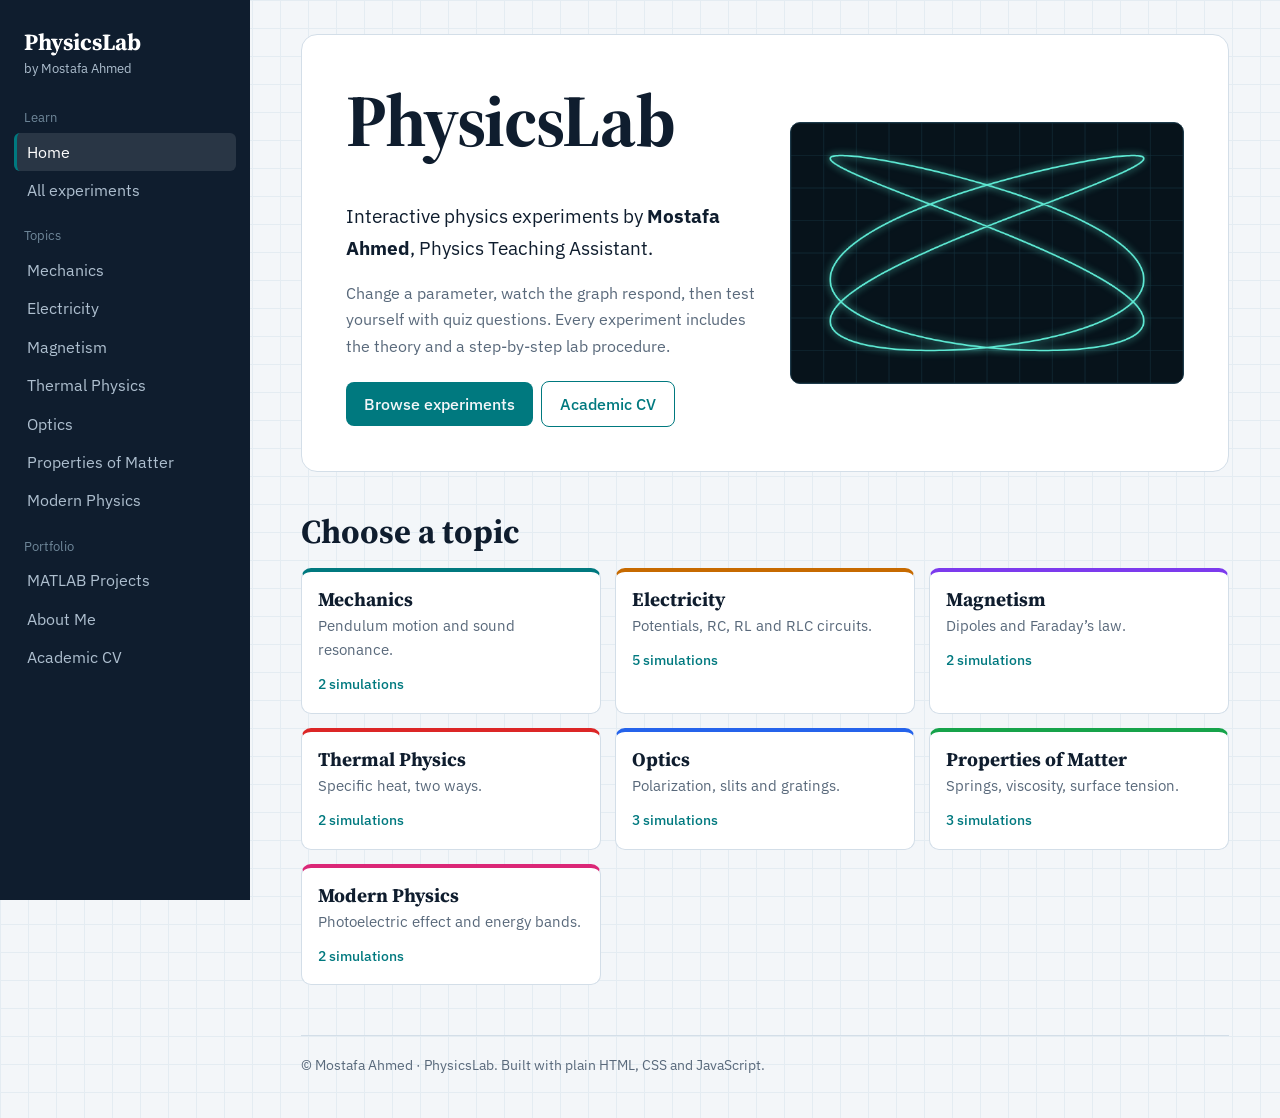
<file: index (1).html>
<!DOCTYPE html>
<html lang="en">
<head>
<meta charset="utf-8">
<meta name="viewport" content="width=device-width,initial-scale=1">
<title>PhysicsLab by Mostafa Ahmed</title>
<link rel="stylesheet" href="https://fonts.googleapis.com/css2?family=Source+Serif+4:wght@500;700&family=IBM+Plex+Sans:wght@400;500&display=swap">
<style>
:root{--bg:#f3f6f9;--fg:#0f1d2e;--mut:#59697b;--card:#fff;--acc:#00797f;--acc2:#c76a00;--line:#d3dee8;--side:#0f1d2e;--sidefg:#aebfcf;--grid:#e4ecf2}
@media(prefers-color-scheme:dark){:root{--bg:#0a141c;--fg:#e4eef5;--mut:#8da3b5;--card:#101e29;--acc:#4fd1d9;--acc2:#ffb454;--line:#213645;--side:#060d13;--sidefg:#9fb6c8;--grid:#0f1d28}}
*{box-sizing:border-box}html{scroll-behavior:smooth}
body{margin:0;font:16px/1.65 "IBM Plex Sans",system-ui,sans-serif;color:var(--fg);display:flex;min-height:100vh;background:linear-gradient(var(--grid) 1px,transparent 1px) 0 0/28px 28px,linear-gradient(90deg,var(--grid) 1px,transparent 1px) 0 0/28px 28px,var(--bg)}
h1,h2,h3{font-family:"Source Serif 4",Georgia,serif;line-height:1.15;margin:0 0 .5em}
h1{font-size:clamp(2.8rem,6vw,4.6rem);letter-spacing:-.02em}h2{font-size:2.1rem}h3{font-size:1.3rem}
.sh{margin-top:40px}.lead{font-size:1.2rem;margin:.2em 0 .8em}
nav{width:250px;flex:none;background:var(--side);padding:26px 14px;position:sticky;top:0;height:100vh;overflow:auto}
.brand{display:block;color:#fff;font:700 1.45rem "Source Serif 4",serif;padding:0 10px 14px}
.brand small{display:block;font:400 .82rem "IBM Plex Sans",sans-serif;color:var(--sidefg);margin-top:2px}
.g{display:block;color:#6f8799;font-size:.82rem;padding:16px 10px 4px}
nav a{display:block;color:var(--sidefg);text-decoration:none;padding:6px 10px;border-radius:6px;border-left:3px solid transparent}
nav a:hover{background:#ffffff14;color:#fff}nav a.on{border-left-color:var(--acc);color:#fff;background:#ffffff1c}
main{flex:1;min-width:0;padding:34px clamp(16px,4vw,56px) 40px}
main>section{max-width:980px;margin:0 auto}section[hidden]{display:none}
a{color:var(--acc)}a:focus-visible,input:focus-visible,select:focus-visible,summary:focus-visible,button:focus-visible{outline:2px solid var(--acc2);outline-offset:2px}
.mut{color:var(--mut)}
.hero{display:grid;grid-template-columns:1.05fr 1fr;gap:30px;align-items:center;background:var(--card);border:1px solid var(--line);border-radius:16px;padding:clamp(22px,4vw,44px)}
#osc{width:100%;aspect-ratio:3/2;height:auto;background:#07131b;border-radius:10px;border:1px solid #1d3a4a;box-shadow:inset 0 0 40px #0a2a36}
.btn{display:inline-block;margin:6px 8px 0 0;padding:9px 18px;border-radius:8px;background:var(--acc);color:var(--bg);text-decoration:none;font-weight:500}
.btn.o{background:none;border:1px solid var(--acc);color:var(--acc)}
.tiles,.grid{display:grid;grid-template-columns:repeat(auto-fill,minmax(230px,1fr));gap:14px;margin:16px 0}
.tile{display:block;text-decoration:none;color:inherit;background:var(--card);border:1px solid var(--line);border-top:4px solid var(--c);border-radius:10px;padding:16px;transition:transform .15s,border-color .15s}
.tile:hover{transform:translateY(-3px);border-color:var(--c)}.tile h3{margin:0 0 4px;font-size:1.2rem}.tile p{margin:0 0 8px;color:var(--mut);font-size:.92rem}.tile b{font-weight:500;color:var(--acc);font-size:.9rem}
.card{display:block;border:1px solid var(--line);border-radius:10px;padding:16px;background:var(--card);color:inherit;text-decoration:none}
a.card:hover{border-color:var(--acc)}.card h3{font-size:1.1rem}.card p{margin:.3em 0}
.chip{display:inline-block;font-size:.78rem;padding:1px 10px;border-radius:999px;border:1px solid var(--line);background:var(--bg);color:var(--acc);margin-bottom:6px}
.exp{border:1px solid var(--line);background:var(--card);border-radius:14px;padding:clamp(16px,3vw,26px);margin:0 0 30px;box-shadow:0 14px 30px -24px rgba(15,29,46,.45)}
.exp h3{font-size:1.55rem}
.lab{display:grid;grid-template-columns:240px 1fr;gap:20px;margin:16px 0}
.ctl{background:var(--bg);border:1px solid var(--line);border-radius:10px;padding:14px;height:fit-content}
.ctl label{display:block;margin-bottom:12px;font-size:.9rem}.ctl label:last-child{margin-bottom:0}
.ctl output{float:right;color:var(--acc);font-weight:500}
.ctl input,.ctl select{width:100%;accent-color:var(--acc)}.ctl select{padding:5px;background:var(--card);color:var(--fg);border:1px solid var(--line);border-radius:6px}
canvas.vw,canvas.gr{width:100%;display:block;border:1px solid var(--line);border-radius:8px;margin-bottom:10px;background:var(--bg)}
.info{font-size:.92rem;margin:0;padding:9px 13px;border-left:3px solid var(--acc2);background:var(--bg);border-radius:0 8px 8px 0;min-height:2.6em}
details{border:1px solid var(--line);border-radius:10px;margin-top:12px}
summary{cursor:pointer;font-weight:500;padding:10px 14px}details>:not(summary){margin:0 14px 12px}
details details{margin:10px 0 0}
pre{background:var(--bg);border:1px solid var(--line);padding:12px;border-radius:6px;overflow:auto;font-size:.82rem;line-height:1.45}
li{margin:.25em 0}
.tw{overflow-x:auto}.tb{border-collapse:collapse;width:100%;font-size:.9rem}.tb th,.tb td{border:1px solid var(--line);padding:4px 6px;text-align:left}.tb input{width:100%;min-width:70px;background:var(--bg);color:var(--fg);border:1px solid var(--line);border-radius:4px;padding:3px}
.q{border-top:1px solid var(--line);padding:12px 0}.q:first-of-type{border-top:0}
.q button{display:block;width:100%;text-align:left;margin:5px 0;padding:8px 12px;border:1px solid var(--line);border-radius:8px;background:var(--bg);color:var(--fg);font:inherit;cursor:pointer}
.q button:hover:not(:disabled){border-color:var(--acc)}.q button.ok{border-color:var(--acc);border-width:2px}.q button.bad{border-color:var(--acc2);border-style:dashed}
.fb{color:var(--acc2);margin:.3em 0 0}
footer{max-width:980px;margin:50px auto 0;padding-top:18px;border-top:1px solid var(--line);color:var(--mut);font-size:.88rem}
@media(max-width:860px){body{display:block}nav{width:auto;height:auto;position:static;display:flex;flex-wrap:wrap;gap:2px}.brand,.g{width:100%}.lab,.hero{grid-template-columns:1fr}}
@media(prefers-reduced-motion:reduce){*{transition:none!important;scroll-behavior:auto!important}}
</style>
</head>
<body>
<nav id="nav">
<b class="brand">PhysicsLab<small>by Mostafa Ahmed</small></b>
<span class="g">Learn</span><a href="#home">Home</a><a href="#experiments">All experiments</a>
<span class="g">Topics</span><a href="#mechanics">Mechanics</a><a href="#electricity">Electricity</a><a href="#magnetism">Magnetism</a><a href="#thermal">Thermal Physics</a><a href="#optics">Optics</a><a href="#matter">Properties of Matter</a><a href="#modern">Modern Physics</a>
<span class="g">Portfolio</span><a href="#matlab">MATLAB Projects</a><a href="#about">About Me</a><a href="#cv">Academic CV</a>
</nav>
<main>

<section id="home">
<div class="hero">
<div><h1>PhysicsLab</h1><p class="lead">Interactive physics experiments by <b>Mostafa Ahmed</b>, Physics Teaching Assistant.</p>
<p class="mut">Change a parameter, watch the graph respond, then test yourself with quiz questions. Every experiment includes the theory and a step-by-step lab procedure.</p>
<a class="btn" href="#experiments">Browse experiments</a><a class="btn o" href="#cv">Academic CV</a></div>
<canvas id="osc" width="600" height="400" aria-label="Animated oscilloscope trace"></canvas>
</div>
<h2 class="sh">Choose a topic</h2>
<div class="tiles">
<a class="tile" href="#mechanics" data-sec="mechanics" style="--c:#00797f"><h3>Mechanics</h3><p>Pendulum motion and sound resonance.</p><b></b></a>
<a class="tile" href="#electricity" data-sec="electricity" style="--c:#c76a00"><h3>Electricity</h3><p>Potentials, RC, RL and RLC circuits.</p><b></b></a>
<a class="tile" href="#magnetism" data-sec="magnetism" style="--c:#7c3aed"><h3>Magnetism</h3><p>Dipoles and Faraday’s law.</p><b></b></a>
<a class="tile" href="#thermal" data-sec="thermal" style="--c:#dc2626"><h3>Thermal Physics</h3><p>Specific heat, two ways.</p><b></b></a>
<a class="tile" href="#optics" data-sec="optics" style="--c:#2563eb"><h3>Optics</h3><p>Polarization, slits and gratings.</p><b></b></a>
<a class="tile" href="#matter" data-sec="matter" style="--c:#16a34a"><h3>Properties of Matter</h3><p>Springs, viscosity, surface tension.</p><b></b></a>
<a class="tile" href="#modern" data-sec="modern" style="--c:#db2777"><h3>Modern Physics</h3><p>Photoelectric effect and energy bands.</p><b></b></a>
</div>
</section>

<section id="experiments" hidden>
<h2>Experiments</h2>
<p class="mut">Nineteen interactive simulations grouped by topic. Select one to open it.</p>
<div class="grid" id="hub"></div>
</section>

<section id="mechanics" hidden><h2>Mechanics</h2><p class="mut">Pendulum motion, oscillations and damping.</p><div class="slot"></div></section>
<section id="electricity" hidden><h2>Electricity</h2><p class="mut">RC circuits and electrical measurements.</p><div class="slot"></div></section>
<section id="thermal" hidden><h2>Thermal Physics</h2><p class="mut">Specific heat capacity by electrical heating.</p><div class="slot"></div></section>
<section id="magnetism" hidden><h2>Magnetism</h2><p class="mut">Magnetic dipoles and electromagnetic induction.</p><div class="slot"></div></section>
<section id="optics" hidden><h2>Optics</h2><p class="mut">Diffraction and interference of light.</p><div class="slot"></div></section>
<section id="matter" hidden><h2>Properties of Matter</h2><p class="mut">Elasticity, viscosity and surface tension.</p><div class="slot"></div></section>
<section id="modern" hidden><h2>Modern Physics</h2><p class="mut">The photoelectric effect and semiconductor energy bands.</p><div class="slot"></div></section>

<section id="matlab" hidden>
<h2>MATLAB Projects</h2>
<p class="mut">Numerical simulations that mirror the experiments above. Replace the links with your repository folders.</p>
<div class="card"><h3>Nonlinear pendulum with ode45</h3><pre>g = 9.81; L = 1; b = 0.05;
f = @(t,y) [y(2); -(g/L)*sin(y(1)) - b*y(2)];
[t,y] = ode45(f, [0 12], [pi/6; 0]);
plot(t, rad2deg(y(:,1))); xlabel('t (s)'); ylabel('\theta (deg)');</pre><a href="https://github.com/MstafaAhmed/physics-lab">View on GitHub</a></div>
<div class="card" style="margin-top:14px"><h3>RC discharge: fit the time constant</h3><pre>t = data(:,1); V = data(:,2);
p = polyfit(t, log(V), 1);          % ln V = ln V0 - t/tau
tau = -1/p(1);
fprintf('tau = %.3f s\n', tau);</pre><a href="https://github.com/MstafaAhmed/physics-lab">View on GitHub</a></div>
<div class="card" style="margin-top:14px"><h3>Planck constant from stopping potential</h3><pre>e = 1.602e-19;
p = polyfit(f, Vs, 1);              % eVs = hf - phi
h = p(1)*e;
fprintf('h = %.3e J s\n', h);</pre><a href="https://github.com/MstafaAhmed/physics-lab">View on GitHub</a></div>
</section>

<section id="about" hidden>
<h2>About Me</h2>
<p>I am a Physics Teaching Assistant at [your university / faculty]. I run laboratory sessions and tutorials for [courses], helping students connect equations to measurements.</p>
<div class="grid">
<div class="card"><h3>Teaching</h3><ul><li>Lab supervision and report marking</li><li>Problem-solving tutorials</li><li>Office hours and exam support</li></ul></div>
<div class="card"><h3>Approach</h3><ul><li>Start from a measurement</li><li>Predict, then simulate, then test</li><li>Check units and error bars</li></ul></div>
<div class="card"><h3>Tools</h3><ul><li>MATLAB and Python</li><li>Data analysis and curve fitting</li><li>Interactive web simulations</li></ul></div>
</div>
</section>

<section id="cv" hidden>
<h2>Academic CV</h2>
<p class="mut">Fill in the bracketed fields with your own details.</p>
<div class="card"><h3>Education</h3><p>[Degree], Physics, [University], [Year]</p></div>
<div class="card" style="margin-top:14px"><h3>Teaching experience</h3><p>Physics Teaching Assistant, [Department], [Dates]. Courses: [list].</p></div>
<div class="card" style="margin-top:14px"><h3>Research experience</h3><p>[Project title], supervised by [name], [Dates].</p></div>
<div class="card" style="margin-top:14px"><h3>Skills and contact</h3><p>MATLAB, Python, laboratory instrumentation, data analysis.<br>Email: [your email] · GitHub: <a href="https://github.com/MstafaAhmed">MstafaAhmed</a></p></div>
<a class="btn" href="cv.pdf">Download CV (PDF)</a>
</section>

<footer>© Mostafa Ahmed · PhysicsLab. Built with plain HTML, CSS and JavaScript.</footer>
</main>
<script>
const $=(s,r=document)=>r.querySelector(s),$$=(s,r=document)=>[...r.querySelectorAll(s)];
const css=n=>getComputedStyle(document.documentElement).getPropertyValue(n).trim(),fx=v=>+(+v).toPrecision(3);

function plot(cv,S,xl,yl,o={}){
 const c=cv.getContext('2d'),W=cv.width,H=cv.height,L=58,R=14,T=14,B=42,mut=css('--mut'),ln=css('--line'),cols=[css('--acc'),css('--acc2')];
 c.clearRect(0,0,W,H);
 const xs=S.flatMap(s=>s.x),ys=S.flatMap(s=>s.y);
 let x0=Math.min(...xs),x1=Math.max(...xs),y0=Math.min(...ys),y1=Math.max(...ys);
 if(o.z)y0=Math.min(0,y0); if(y0==y1){y0-=1;y1+=1}
 const X=x=>L+(x-x0)/(x1-x0)*(W-L-R),Y=y=>H-B-(y-y0)/(y1-y0)*(H-B-T);
 c.font='12px sans-serif';c.fillStyle=mut;c.strokeStyle=ln;c.lineWidth=1;
 for(let i=0;i<=5;i++){
  const gx=x0+(x1-x0)*i/5,gy=y0+(y1-y0)*i/5;
  c.beginPath();c.moveTo(X(gx),T);c.lineTo(X(gx),H-B);c.moveTo(L,Y(gy));c.lineTo(W-R,Y(gy));c.stroke();
  c.textAlign='center';c.fillText(fx(gx),X(gx),H-B+16);c.textAlign='right';c.fillText(fx(gy),L-6,Y(gy)+4);
 }
 c.textAlign='center';c.fillText(xl,(L+W-R)/2,H-6);
 c.save();c.translate(14,(T+H-B)/2);c.rotate(-Math.PI/2);c.fillText(yl,0,0);c.restore();
 S.forEach((s,k)=>{
  c.strokeStyle=cols[k%2];c.lineWidth=2;c.setLineDash(s.d?[6,4]:[]);c.beginPath();
  s.x.forEach((x,i)=>i?c.lineTo(X(x),Y(s.y[i])):c.moveTo(X(x),Y(s.y[i])));c.stroke();
  c.setLineDash([]);c.fillStyle=cols[k%2];c.textAlign='right';c.fillText(s.n,W-R-8,T+16+k*16);
 });
 if(o.pt){c.fillStyle=css('--fg');c.beginPath();c.arc(X(o.pt[0]),Y(o.pt[1]),5,0,7);c.fill()}
}
const ln=(c,a,b,d,e)=>{c.beginPath();c.moveTo(a,b);c.lineTo(d,e);c.stroke()};
const dot=(c,x,y,r,f)=>{c.fillStyle=f;c.beginPath();c.arc(x,y,r,0,7);c.fill()};

const MQ=[
['If the wavelength of light is increased, the light passing through a single slit will be:',['More diffracted','Less diffracted','Equally diffracted','Not diffracted'],0,'Δy₁ = 2Dλ/a grows with λ, so the pattern spreads out more.'],
['If the slit width is decreased, the light will be:',['More diffracted','Less diffracted','Equally diffracted','Not diffracted'],0,'Δy₁ is proportional to 1/a, so a narrower slit gives a wider pattern.'],
['Light of wavelength λ passes through a slit of width 4λ. At what angle is the second minimum?',['60°','30°','90°','14.5°'],1,'a sin θ = 2λ gives sin θ = 2λ/4λ = 0.5, so θ = 30°. (14.5° is the first minimum.)'],
['The screen distance D is doubled. The central maximum becomes:',['half as wide','the same width','twice as wide','four times as wide'],2,'Δy₁ = 2Dλ/a is proportional to D.'],
['Dark fringes in single slit diffraction occur when a sin θ equals:',['(n + ½)λ','nλ, with n = 1, 2, 3…','nλ/2','2nλ'],1,'Minima occur at β = nπ, which is a sin θ = nλ.'],
['Compared with the central maximum, the side maxima are:',['equally bright','much dimmer, fading further out','brighter','absent'],1,'The first side maximum has only about 4.7% of the central intensity.'],
['Fraunhofer diffraction is observed when:',['the screen is far away, or a lens focuses parallel rays','the screen is touching the slit','white light is used','the slit is much wider than λ'],0,'Rays reaching the screen must be approximately parallel.']];
const wl=w=>{let r=0,g=0,b=0;if(w<440){r=(440-w)/60;b=1}else if(w<490){g=(w-440)/50;b=1}else if(w<510){g=1;b=(510-w)/20}else if(w<580){r=(w-510)/70;g=1}else if(w<645){r=1;g=(645-w)/65}else r=1;const f=w<420?.3+.7*(w-400)/20:w>700?.3+.7*(750-w)/50:1;return[r,g,b].map(v=>Math.round(255*Math.pow(v*f,.8)))};
const E=[
{id:'pendulum',sec:'mechanics',t:'Simple pendulum with damping',vh:200,
 intro:'Compare the full nonlinear solution with the small-angle approximation. Raise the starting angle to see the period lengthen.',
 P:[{k:'L',l:'Length L (m)',a:.2,b:3,v:1,s:.05},{k:'th',l:'Initial angle θ₀ (°)',a:1,b:170,v:30,s:1},{k:'g',l:'Gravity g (m/s²)',a:1.6,b:25,v:9.81,s:.01},{k:'b',l:'Damping b (1/s)',a:0,b:1,v:.05,s:.01}],
 run(p){
  const dt=.005,N=2400,w0=Math.sqrt(p.g/p.L),a0=p.th*Math.PI/180,raw=[],x=[],y=[],y2=[];let a=a0,w=0;
  for(let i=0;i<N;i++){if(i%8==0){x.push(i*dt);y.push(a*57.2958);y2.push(p.th*Math.cos(w0*i*dt)*Math.exp(-p.b*i*dt/2))}
   raw.push(a);w+=(-w0*w0*Math.sin(a)-p.b*w)*dt;a+=w*dt}
  const T0=2*Math.PI/w0,T=T0*(1+a0*a0/16+11*a0**4/3072);
  return{S:[{n:'nonlinear (numerical)',x,y},{n:'small-angle approximation',x,y:y2,d:1}],xl:'t (s)',yl:'θ (deg)',
   info:`T₀ = ${fx(T0)} s (small angle). T ≈ ${fx(T)} s at θ₀ = ${p.th}°.`,
   view(c,t){const i=Math.floor((t%12)/dt)%N,len=40+p.L/3*130,bx=320+len*Math.sin(raw[i]),by=14+len*Math.cos(raw[i]);
    c.strokeStyle=css('--fg');c.lineWidth=2;ln(c,260,12,380,12);ln(c,320,12,bx,by);dot(c,bx,by,13,css('--acc2'))}}},
 th:'<p>For a pendulum of length L with damping b: θ″ + bθ′ + (g/L) sin θ = 0.</p><p>For small angles sin θ ≈ θ, so ω₀ = √(g/L) and T₀ = 2π√(L/g). The amplitude decays as e<sup>−bt/2</sup>. At finite amplitude T ≈ T₀(1 + θ₀²/16 + …), so large swings take longer.</p>',
 pr:['Hang a bob on a light string and measure L from the pivot to the bob centre.','Release from a small angle (below 10°) and time 20 oscillations with a stopwatch.','Divide by 20 to get T. Repeat three times and average.','Repeat for five lengths. Plot T² against L; the slope is 4π²/g.','Compare with the simulation using the same L and θ₀.']},

{id:'rc',sec:'electricity',t:'RC circuit: charging and discharging',vh:120,
 intro:'Watch the capacitor voltage follow an exponential curve controlled by the time constant τ = RC.',
 P:[{k:'V',l:'Supply V (V)',a:1,b:24,v:5,s:.5},{k:'R',l:'Resistance R (kΩ)',a:1,b:100,v:10,s:1},{k:'C',l:'Capacitance C (µF)',a:1,b:1000,v:100,s:1},{k:'m',l:'Mode',sel:[['Charging','c'],['Discharging','d']],v:'c'}],
 run(p){
  const tau=p.R*1e3*p.C*1e-6,vc=t=>p.m=='c'?p.V*(1-Math.exp(-t/tau)):p.V*Math.exp(-t/tau),x=[],a=[],b=[];
  for(let i=0;i<=200;i++){const t=i/200*5*tau;x.push(t);a.push(vc(t));b.push(p.m=='c'?p.V-vc(t):vc(t))}
  return{S:[{n:'capacitor V_C',x,y:a},{n:'resistor V_R',x,y:b,d:1}],xl:'t (s)',yl:'voltage (V)',
   info:`τ = ${fx(tau)} s. Initial current I₀ = ${fx(p.V/p.R)} mA. Stored energy at full charge = ${fx(.5*p.C*1e-6*p.V*p.V*1e3)} mJ.`,
   view(c,t){const u=(t%6)/6*5*tau,v=vc(u);c.strokeStyle=css('--fg');c.lineWidth=2;c.strokeRect(160,30,320,44);
    c.fillStyle=css('--acc');c.fillRect(160,30,320*v/p.V,44);c.fillStyle=css('--fg');c.font='14px sans-serif';c.textAlign='center';
    c.fillText(`V_C = ${fx(v)} V at t = ${fx(u)} s`,320,98)}}},
 th:'<p>Charging: V_C(t) = V(1 − e<sup>−t/τ</sup>). Discharging: V_C(t) = V e<sup>−t/τ</sup>. The time constant is τ = RC, the time to reach 63% of the final value when charging or to fall to 37% when discharging.</p><p>Current: I = (V/R) e<sup>−t/τ</sup>. Energy stored: U = ½CV².</p>',
 pr:['Connect a resistor, capacitor, switch and voltmeter in series with a DC supply.','Close the switch and record V_C every 5 s until it levels off.','Open the supply and short the circuit; record the discharge the same way.','Plot ln V_C against t for the discharge. The slope is −1/τ.','Compare τ from the graph with the product RC.']},

{id:'heat',sec:'thermal',t:'Specific heat capacity by electrical heating',vh:150,
 intro:'A heater of power P warms a metal block. The initial slope of the temperature curve gives c.',
 P:[{k:'P',l:'Heater power P (W)',a:10,b:100,v:40,s:1},{k:'m',l:'Mass m (kg)',a:.05,b:1,v:.2,s:.01},{k:'c',l:'Material',sel:[['Aluminium (900)',900],['Iron (450)',450],['Copper (385)',385],['Water (4186)',4186]],v:900},{k:'k',l:'Heat loss k (W/K)',a:0,b:.5,v:.05,s:.01}],
 run(p){
  const T0=20,x=[],y=[],id=[];let T=T0;
  for(let t=0;t<=600;t++){if(t%5==0){x.push(t);y.push(T);id.push(T0+p.P*t/(p.m*p.c))}T+=(p.P-p.k*(T-T0))/(p.m*p.c)}
  const sl=(y[12]-y[0])/60,ce=p.P/(p.m*sl);
  return{S:[{n:'with heat loss',x,y},{n:'ideal (no loss)',x,y:id,d:1}],xl:'t (s)',yl:'temperature (°C)',
   info:`Slope over the first 60 s gives c ≈ ${fx(ce)} J/(kg·K); the true value is ${p.c}.${p.k>0?` Plateau at ${fx(T0+p.P/p.k)} °C.`:''}`,
   view(c,t){const i=Math.floor((t%8)/8*(y.length-1)),f=Math.min(1,(y[i]-T0)/Math.max(1,y[y.length-1]-T0));
    c.strokeStyle=css('--fg');c.lineWidth=2;c.strokeRect(120,40,400,36);c.fillStyle=css('--acc2');c.fillRect(120,40,400*f,36);
    c.fillStyle=css('--fg');c.font='14px sans-serif';c.textAlign='center';c.fillText(`${fx(y[i])} °C`,320,110)}}},
 th:'<p>Heat supplied: Q = Pt. Temperature rise: Q = mcΔT, so ΔT = Pt/(mc) and c = P/(m · slope).</p><p>With loss to the surroundings, m c dT/dt = P − k(T − T₀). The curve bends toward T₀ + P/k, so use only the initial slope for c.</p>',
 pr:['Insert a heater and thermometer into a lagged metal block of known mass.','Record room temperature, then switch on the heater at a known power (V × I).','Read the temperature every 30 s for 10 minutes.','Plot T against t and take the slope of the initial straight section.','Calculate c = P/(m · slope) and compare with the tabulated value.']},

{id:'slit',sec:'optics',t:'Single slit diffraction',vh:130,
 intro:'Laser light passing through a narrow slit spreads into bright and dark fringes. Narrow the slit and watch the central maximum widen.',
 P:[{k:'w',l:'Wavelength λ (nm)',a:400,b:750,v:650,s:5},{k:'a',l:'Slit width a (µm)',a:20,b:500,v:100,s:5},{k:'D',l:'Screen distance D (m)',a:.5,b:3,v:1.5,s:.05}],
 run(p){
  const lam=p.w*1e-9,a=p.a*1e-6,y1=p.D*lam/a,ym=4*y1,sc=Y=>{const b=Math.PI*a*Y/Math.hypot(Y,p.D)/lam;return Math.abs(b)<1e-9?1:Math.sin(b)/b},x=[],y=[];
  for(let i=0;i<=600;i++){const Y=-ym+2*ym*i/600;x.push(Y*1e3);y.push(sc(Y)**2)}
  return{S:[{n:'I / I₀',x,y}],xl:'position on screen y (mm)',yl:'relative intensity',z:1,
   info:`First minimum y₁ = ${fx(y1*1e3)} mm. Central maximum width Δy₁ = 2Dλ/a = ${fx(2*y1*1e3)} mm. Side maxima reach only about 4.7% of the centre.`,
   view(c){const[R,G,B]=wl(p.w);c.fillStyle='#000';c.fillRect(0,0,640,130);
    for(let X=0;X<640;X+=2){const I=Math.abs(sc((X-320)/300*ym));c.fillStyle=`rgb(${R*I|0},${G*I|0},${B*I|0})`;c.fillRect(X,10,2,80)}
    c.strokeStyle='#fff';c.lineWidth=1.5;ln(c,245,104,395,104);ln(c,245,96,245,112);ln(c,395,96,395,112);
    c.fillStyle='#fff';c.font='13px sans-serif';c.textAlign='center';c.fillText(`Δy₁ = ${fx(2*y1*1e3)} mm`,320,124)}}},
 th:'<p>Light passing through a narrow slit spreads into the geometric shadow. By Huygens’s principle every point across the slit acts as a source of secondary wavelets, and these interfere. This experiment covers Fraunhofer diffraction, where the screen is far away (or a lens is used) so the rays are nearly parallel.</p><p>Intensity: I(θ) = I₀ (sin β / β)², with β = πa sin θ / λ.</p><p>Minima occur at β = nπ, so a sin θ = nλ (n = ±1, ±2, …). For small angles sin θ ≈ tan θ = y/D, giving y<sub>n</sub> = nDλ/a.</p><p>The central maximum has width Δy₁ = 2y₁ = 2Dλ/a, so the slit width is a = 2Dλ/Δy₁.</p>',
 pr:['Place the slit screen in front of the laser and the observing screen more than 1 m away. Clamp every component.','Measure the distance D from the slit to the observing screen with a metre ruler.','Switch on the laser and align the beam through the first slit. Note that the central maximum is brightest and the other maxima fade with distance.','Measure the width of the central maximum Δy₁: the distance between the first minima on either side, using a millimetre ruler.','Calculate the slit width from a = 2Dλ/Δy₁.','Repeat steps 3 to 5 for the second, third and fourth slits.','Estimate the percentage error Δa/a for each slit.'],
 ex:`<details><summary>Apparatus</summary><p>Single slits of different widths, laser source, optical bench, observing screen, millimetre ruler, metre ruler.</p></details>
 <details><summary>Results table: calculate your slit widths</summary><p class="mut">Uses λ and D from the sliders above, so set them to your lab values first. Enter the measured Δy₁ and the stated slit width.</p>
 <div class="tw"><table class="tb"><tr><th>Slit</th><th>Δy₁ (mm)</th><th>a = 2Dλ/Δy₁ (mm)</th><th>Stated a (mm)</th><th>Error Δa/a (%)</th></tr>${[1,2,3,4].map(n=>`<tr><td>${n}</td><td><input type="number" step="any" min="0"></td><td>–</td><td><input type="number" step="any" min="0"></td><td>–</td></tr>`).join('')}</table></div></details>
 <details><summary>Pre-lab questions</summary><ol>
 <li>Describe the change in the width of the central maximum as the slit is made narrower.<details><summary>Answer</summary>Δy₁ = 2Dλ/a is inversely proportional to a, so the central maximum becomes wider as the slit narrows.</details></li>
 <li>A screen is 100 cm from a single slit lit by 690 nm light. The central maximum is 3 mm wide. What is the slit width?<details><summary>Answer</summary>a = 2Dλ/Δy₁ = 2(1.00 m)(690 × 10⁻⁹ m)/(3 × 10⁻³ m) = 4.6 × 10⁻⁴ m = 0.46 mm. Check it above: set λ = 690 nm, D = 1 m, a = 460 µm and read Δy₁.</details></li></ol></details>
 <details open><summary>Test yourself: multiple choice</summary>${MQ.map((m,n)=>`<div class="q"><b>${n+1}. ${m[0]}</b>${m[1].map((o,i)=>`<button data-i="${i}">${o}</button>`).join('')}<p class="fb"></p></div>`).join('')}</details>`,
 init(e){
  const el=e.el,calc=()=>$$('.tb tr',el).slice(1).forEach(r=>{const[i1,i2]=$$('input',r),t=$$('td',r),dy=+i1.value,st=+i2.value;
   const a=dy>0?2*e.p.D*e.p.w*1e-3/dy:0;t[2].textContent=a?fx(a):'–';t[4].textContent=a&&st>0?fx(Math.abs(a-st)/st*100):'–'});
  el.addEventListener('input',calc);
  el.addEventListener('click',ev=>{const b=ev.target.closest('.q button');if(!b)return;const q=b.parentNode,m=MQ[$$('.q',el).indexOf(q)],ok=+b.dataset.i==m[2];
   b.classList.add(ok?'ok':'bad');if(ok)$$('button',q).forEach(x=>x.disabled=true);$('.fb',q).textContent=ok?'Correct. '+m[3]:'Not quite. Try again.'})}},

{id:'photo',sec:'modern',t:'Photoelectric effect',vh:170,
 intro:'Light ejects electrons only above a threshold frequency. Move the frequency slider past it.',
 P:[{k:'f',l:'Frequency f (THz)',a:300,b:1600,v:900,s:10},{k:'w',l:'Metal (work function, eV)',sel:[['Caesium 2.1',2.1],['Sodium 2.28',2.28],['Zinc 4.3',4.3],['Copper 4.65',4.65],['Platinum 5.65',5.65]],v:2.28},{k:'I',l:'Intensity (%)',a:5,b:100,v:50,s:5}],
 run(p){
  const h=4.1357e-3,x=[],y=[];for(let f=300;f<=1600;f+=20){x.push(f);y.push(Math.max(0,h*f-p.w))}
  const ke=Math.max(0,h*p.f-p.w);
  return{S:[{n:'K_max vs f',x,y}],xl:'frequency (THz)',yl:'K_max (eV)',z:1,pt:[p.f,ke],
   info:ke>0?`Photon energy ${fx(h*p.f)} eV. K_max = ${fx(ke)} eV, stopping potential ${fx(ke)} V. Threshold f₀ = ${fx(p.w/h)} THz.`:`Photon energy ${fx(h*p.f)} eV is below φ. No electrons are emitted. Threshold f₀ = ${fx(p.w/h)} THz.`,
   view(c,t){c.fillStyle=css('--mut');c.fillRect(120,140,400,10);
    for(let i=0;i<p.I/5;i++){const u=(t*.4+i*.137)%1,x0=140+i*(360/20);c.strokeStyle=css('--acc2');c.lineWidth=1.5;ln(c,x0-40*(1-u),10+110*u*0,x0,10+120*u);
     if(ke>0){const v=(t*(.3+.15*Math.sqrt(ke))+i*.31)%1;dot(c,x0+20*v,136-110*v,3,css('--acc'))}}}}},
 th:'<p>Einstein’s equation: K_max = hf − φ. Each photon has energy E = hf. If hf &lt; φ no electron is released, however intense the light.</p><p>Intensity changes the number of electrons (the current), not their maximum energy. Stopping potential: eV_s = hf − φ, so the slope of V_s against f equals h/e.</p>',
 pr:['Illuminate a photocell with monochromatic light of known frequency.','Increase the retarding voltage until the photocurrent just reaches zero. This is V_s.','Repeat for at least five frequencies.','Plot V_s against f. The x-intercept is f₀ and the slope is h/e.','Calculate h and φ = h f₀. Estimate the uncertainty from the fit.']},

{id:'band',sec:'modern',t:'Semiconductor energy bands',vh:170,
 intro:'See how band gap, temperature and doping set the Fermi level and the intrinsic carrier density.',
 P:[{k:'Eg',l:'Band gap E_g (eV)',a:.1,b:3.5,v:1.12,s:.01},{k:'T',l:'Temperature T (K)',a:100,b:800,v:300,s:5},{k:'d',l:'Doping',sel:[['Intrinsic',0],['n-type (donors)',1],['p-type (acceptors)',-1]],v:0}],
 run(p){
  const k=8.617e-5,ref=Math.exp(-1.12/(2*k*300)),ni=T=>1e10*Math.pow(T/300,1.5)*Math.exp(-p.Eg/(2*k*T))/ref,x=[],y=[];
  for(let T=100;T<=800;T+=10){x.push(T);y.push(Math.log10(ni(T)))}
  const n=ni(p.T),sh=Math.max(-p.Eg/2,Math.min(p.Eg/2,p.d*k*p.T*Math.log(1e16/n))),EF=p.Eg/2+sh;
  return{S:[{n:'log₁₀ nᵢ (cm⁻³)',x,y}],xl:'temperature (K)',yl:'log₁₀ nᵢ',pt:[p.T,Math.log10(n)],
   info:`nᵢ ≈ ${n.toExponential(2)} cm⁻³ (scaled to silicon = 1×10¹⁰ at 300 K). E_F is ${fx(EF)} eV above the valence band edge.`,
   view(c,t){const gp=24+p.Eg/3.5*90,Y=E=>40+gp*(1-E/p.Eg);c.fillStyle=css('--acc');c.globalAlpha=.25;c.fillRect(120,6,400,34);c.fillRect(120,40+gp,400,34);c.globalAlpha=1;
    c.strokeStyle=css('--fg');c.lineWidth=2;ln(c,120,40,520,40);ln(c,120,40+gp,520,40+gp);c.setLineDash([6,4]);c.strokeStyle=css('--acc2');ln(c,120,Y(EF),520,Y(EF));c.setLineDash([]);
    c.fillStyle=css('--fg');c.font='13px sans-serif';c.textAlign='left';c.fillText('E_c',526,44);c.fillText('E_v',526,44+gp);c.fillStyle=css('--acc2');c.fillText('E_F',526,Y(EF)+4)}}},
 th:'<p>Carriers in a semiconductor follow n<sub>i</sub> ∝ T<sup>3/2</sup> exp(−E<sub>g</sub>/2kT). A wider gap means exponentially fewer thermally excited electrons.</p><p>Doping moves the Fermi level: donors push E_F toward the conduction band (n-type), acceptors toward the valence band (p-type). Occupation follows f(E) = 1/(1 + e<sup>(E−E_F)/kT</sup>).</p>',
 pr:['Mount a semiconductor sample (for example germanium) in a heater with a thermometer.','Measure its resistance R at 10 K steps from room temperature to about 380 K.','Plot ln(1/R) against 1/T.','The slope equals −E_g/2k in the intrinsic region.','Calculate E_g and compare with the accepted value.']}
];

const lin=(a,b,n)=>Array.from({length:n+1},(_,i)=>a+(b-a)*i/n),g0=9.81;
const qz=L=>L.map((m,n)=>`<div class="q"><b>${n+1}. ${m[0]}</b>${m[1].map((o,i)=>`<button data-i="${i}">${o}</button>`).join('')}<p class="fb"></p></div>`).join('');
E.push(
{id:'malus',sec:'optics',t:'Malus’ law: polarized light',
 intro:'Rotate the analyzer and watch the transmitted intensity follow cos²θ.',
 P:[{k:'Iu',l:'Unpolarized intensity (lux)',a:200,b:4000,v:2000,s:100},{k:'th',l:'Analyzer angle θ (°)',a:0,b:360,v:30,s:5}],
 run(p){const I0=p.Iu/2,c=t=>I0*Math.cos(t*Math.PI/180)**2,x=lin(0,360,180);
  return{S:[{n:'I = I₀ cos²θ',x,y:x.map(c)}],xl:'analyzer angle θ (°)',yl:'intensity (lux)',z:1,pt:[p.th,c(p.th)],
   info:`The polarizer leaves I₀ = Iu/2 = ${fx(I0)} lux. At θ = ${p.th}° the meter reads ${fx(c(p.th))} lux. Maxima at 0°, 180°, 360°; zeros at 90° and 270°.`}},
 th:'<p>Unpolarized light of intensity Iu loses half its intensity in the polarizer: I₀ = Iu/2. A second sheet (the analyzer) at angle θ transmits only the field component along its axis, E₀cos θ. Intensity goes as amplitude squared, so I = I₀ cos²θ (Malus’ law).</p><p>I is maximum when the axes are parallel and zero when they are crossed.</p>',
 pr:['Set both polarizing sheets to 0° using the index marks.','Switch on the source and aim it so the photometer is well lit.','Record the intensity with the analyzer at 0°.','Turn the analyzer in 10° steps and record the intensity each time.','Plot intensity against θ and note the angles of maximum and minimum.'],
 mq:[['The direction of polarization of a light wave is the direction of its:',['propagation','magnetic field','opposite to propagation','electric field'],3,'Polarization is defined by the electric field vector.'],
 ['The SI unit of light intensity is:',['watt','joule','W/m²','W/m'],2,'Intensity is power per unit area.'],
 ['Unpolarized light of intensity Iu passes through a polarizing sheet. The transmitted intensity is:',['Iu','Iu/3','Iu/2','Iu/4'],2,'On average half the electric field energy is along the transmission axis.'],
 ['Polarized light of intensity I₀ meets an analyzer at 60°. The transmitted intensity is:',['I₀/2','I₀/4','0.75 I₀','0'],1,'cos²60° = (0.5)² = 0.25.'],
 ['At which analyzer angle (from parallel) is the transmitted intensity zero?',['0°','45°','90°','180°'],2,'Crossed axes: cos 90° = 0.']]},

{id:'mixture',sec:'thermal',t:'Specific heat by the method of mixtures',
 intro:'Drop a hot solid into cold water in a calorimeter. The final temperature depends on the solid’s specific heat.',
 P:[{k:'cs',l:'Solid (c in cal/g·°C)',sel:[['Aluminium 0.22',.22],['Iron 0.11',.11],['Copper 0.092',.092],['Lead 0.031',.031]],v:.11},{k:'ms',l:'Mass of solid (g)',a:10,b:400,v:150,s:10},{k:'mw',l:'Mass of water (g)',a:50,b:300,v:150,s:10},{k:'mc',l:'Calorimeter mass (g)',a:20,b:100,v:50,s:5},{k:'Tw',l:'Cold water T (°C)',a:10,b:30,v:20,s:1},{k:'Ts',l:'Hot solid T (°C)',a:90,b:100,v:100,s:1}],
 run(p){const C0=p.mw+.22*p.mc,Tf=m=>(m*p.cs*p.Ts+C0*p.Tw)/(m*p.cs+C0),x=lin(10,400,39),T=Tf(p.ms);
  return{S:[{n:'final temperature',x,y:x.map(Tf)}],xl:'mass of solid (g)',yl:'T_f (°C)',pt:[p.ms,T],
   info:`T_f = ${fx(T)} °C. Heat capacity of the solid C_s = m_s c_s = ${fx(p.ms*p.cs)} cal/°C. Solving the mixture equation gives c_s = ${fx(C0*(T-p.Tw)/(p.ms*(p.Ts-T)))} cal/g·°C.`}},
 th:'<p>Heat lost by the hot solid equals heat gained by the water and calorimeter:</p><p>m<sub>s</sub>c<sub>s</sub>(T<sub>si</sub> − T<sub>f</sub>) = (m<sub>w</sub>c<sub>w</sub> + m<sub>c</sub>c<sub>c</sub>)(T<sub>f</sub> − T<sub>wi</sub>).</p><p>Heat capacity C = mc (cal/°C) and specific heat c has units cal/g·°C or J/kg·K. 1 cal = 4.2 J.</p>',
 pr:['Weigh the solid (m_s) and heat it in boiling water.','Weigh the empty calorimeter (m_c), half fill it with cold water and weigh again to get m_w.','Measure the cold water temperature T_wi and the boiling temperature T_si.','Move the solid into the cold water, stir, and read the final temperature T_f.','Solve the equation for c_s, then find C = m_s c_s and the percentage error.'],
 mq:[['A unit of specific heat is:',['J/K','cal/m·°C','cal/°C','J/kg·K'],3,'Specific heat is heat per unit mass per degree.'],
 ['A unit of heat capacity is:',['cal/g·°C','cal/m·°C','cal/°C','J/kg'],2,'Heat capacity is heat per degree for the whole object.'],
 ['One joule is about:',['4200 cal','2.38 cal','0.238 cal','4.2 cal'],2,'1 cal = 4.2 J, so 1 J = 0.238 cal.'],
 ['Two samples of the same solid have masses 10 g and 1 kg. The ratio of their specific heats is:',['10:1','1:10','1:100','1:1'],3,'Specific heat depends on the material, not the mass.'],
 ['For those same samples, the ratio of heat capacities (10 g : 1 kg) is:',['10:1','1:10','1:100','1:1'],2,'C = mc, so it scales with mass: 10 g : 1000 g = 1:100.'],
 ['Heat has the same units as:',['temperature','work','energy/time','heat capacity'],1,'Heat is energy, measured in joules like work.']]},

{id:'resonance',sec:'mechanics',t:'Resonance in an air column (speed of sound)',
 intro:'A tube closed at one end resonates when its length is a quarter of the wavelength. Use L against 1/f to find the speed of sound.',
 P:[{k:'f',l:'Frequency f (Hz)',a:300,b:1500,v:700,s:20},{k:'t',l:'Room temperature (°C)',a:0,b:40,v:25,s:1}],
 run(p){const v=331.4+.6*p.t,f=lin(300,1500,60),lam=100*v/p.f;
  return{S:[{n:'L₁ = (v/4)(1/f)',x:f.map(F=>1000/F),y:f.map(F=>100*v/(4*F))}],xl:'1/f (ms)',yl:'L₁ (cm)',pt:[1000/p.f,lam/4],
   info:`v = ${fx(v)} m/s and λ = ${fx(lam)} cm. Resonances at L₁ = ${fx(lam/4)} cm, L₂ = ${fx(3*lam/4)} cm, L₃ = ${fx(5*lam/4)} cm. The slope of L against 1/f is v/4 = ${fx(v/4)} m/s.`}},
 th:'<p>For any wave v = λf. In a tube closed at one end there is a node at the closed end and an antinode at the open end, so L = nλ/4 with n = 1, 3, 5… For the first resonance L₁ = λ/4 = (v/4)(1/f).</p><p>In air v = 331.4 + 0.6t (t in °C). A graph of L against 1/f is a straight line with slope v/4, so v = 4 × slope. In general v = √(B/ρ).</p>',
 pr:['Record the room temperature and calculate v from v = 331.4 + 0.6t.','Set the function generator to a frequency such as 700 Hz.','Raise the tube until the first resonance is loudest and measure L₁ from the water surface to the tube end.','Repeat at higher frequencies (740, 780 … Hz).','Plot L against 1/f, find the slope, calculate v = 4 × slope, and compare with the theoretical value.'],
 mq:[['The unit of the bulk modulus is:',['N/m','N/m²','N/m³','N'],1,'B is a pressure, so N/m².'],
 ['The speed of sound in a medium is proportional to the:',['density','angular frequency','bulk modulus (through v = √(B/ρ))','wavelength'],2,'v = √(B/ρ), so it increases with B.'],
 ['Sound travels in a material of density 10 kg/m³ compared with one of 40 kg/m³:',['four times faster','two times faster','four times slower','two times slower'],1,'v ∝ 1/√ρ. A 4× smaller density gives a 2× higher speed.'],
 ['If the generator frequency is increased, the speed of sound:',['stays the same','decreases','increases','becomes zero'],0,'Speed depends on the medium. Wavelength shrinks instead.'],
 ['With v ≈ 330 m/s and f = 660 Hz, the first resonance occurs at L ≈:',['50 cm','25 cm','12.5 cm','6.25 cm'],2,'L₁ = v/4f = 330/2640 = 0.125 m.'],
 ['With v ≈ 330 m/s, two successive resonances are at 6.25 cm and 18.75 cm. The frequency is:',['2.64 kHz','1.32 kHz','660 Hz','1.98 kHz'],1,'The gap is λ/2 = 12.5 cm, so λ = 25 cm and f = 330/0.25 = 1320 Hz.']]},

{id:'grating',sec:'optics',t:'Diffraction grating: measuring wavelength',
 intro:'A grating splits laser light into sharp orders. Plot Yₙ against n and the slope gives the wavelength.',
 P:[{k:'N',l:'Lines per mm (N)',a:100,b:1000,v:300,s:50},{k:'w',l:'Wavelength λ (nm)',a:400,b:750,v:633,s:5},{k:'D',l:'Grating to screen D (m)',a:.5,b:3,v:1.5,s:.1}],
 run(p){const d=1000/p.N,ns=lin(-4,4,8).filter(n=>Math.abs(n)*p.w/1000<d);
  if(ns.length<3)return{S:[{n:'central maximum only',x:[-1,0,1],y:[0,0,0]}],xl:'order n',yl:'Yₙ (mm)',info:'The wavelength is larger than the grating spacing, so only the central maximum appears.'};
  const Y=(n,ex)=>{const s=n*p.w/1000/d;return ex?p.D*1000*s/Math.sqrt(1-s*s):p.D*1000*s};
  return{S:[{n:'exact (tan θ)',x:ns,y:ns.map(n=>Y(n,1))},{n:'small angle: nDλ/d',x:ns,y:ns.map(n=>Y(n,0)),d:1}],xl:'order n',yl:'Yₙ (mm)',
   info:`d = 1/N = ${fx(d)} µm. Highest order seen: n = ${Math.max(...ns)}. Slope Dλ/d = ${fx(p.D*p.w/d)} mm per order, so λ = slope × d/D = ${p.w} nm. First order at θ = ${fx(Math.asin(p.w/1000/d)*57.2958)}°.`}},
 th:'<p>A grating with N lines per mm has spacing d = 1/N. All the waves add constructively when d sin θₙ = nλ. On a screen at distance D, Yₙ = nDλ/d for small angles, so a graph of Yₙ against n is a straight line with slope Dλ/d.</p><p>The wavelength is λ = slope × d/D. Orders only exist while nλ &lt; d.</p>',
 pr:['Mount the laser, grating and screen with the grating normal to the beam.','Record the lines per mm (N) and calculate d = 1/N.','Measure the distance D from the grating to the screen.','Measure Yₙ for every visible order on both sides of the centre.','Plot Yₙ against n, take the slope, and calculate λ = slope × d/D.'],
 mq:[['If light contains several wavelengths, which is diffracted the most by a grating?',['the shorter wavelength','the longer wavelength','all equally','none'],1,'sin θ = nλ/d, so a larger λ gives a larger angle.'],
 ['The grating constant d of a grating with 300 lines/mm is:',['0.33 µm','3.33 µm','33.3 µm','300 µm'],1,'d = 1/N = 1/300 mm = 3.33 µm.'],
 ['With d = 3.33 µm and λ = 633 nm, the highest visible order is:',['3','4','5','6'],2,'n < d/λ = 5.26, so n = 5.'],
 ['A laser hits a grating with 5310 lines/cm. The first-order maximum is 0.488 m from the centre on a wall 1.72 m away. The wavelength is about:',['514 nm','534 nm','488 nm','633 nm'],0,'d = 1.883 µm and θ = tan⁻¹(0.488/1.72) ≈ 15.8°, so λ = d sin θ ≈ 514 nm. The small-angle formula gives 534 nm, which is less accurate here.']]},

{id:'hooke',sec:'matter',t:'Hooke’s law and the spring constant',
 intro:'Add masses and plot force against elongation. The slope is k, until you pass the elastic limit.',
 P:[{k:'k',l:'Spring constant k (N/m)',a:5,b:200,v:40,s:1},{k:'m',l:'Mass added each step (g)',a:10,b:100,v:20,s:5},{k:'lim',l:'Elastic limit (N)',a:.5,b:5,v:.9,s:.1}],
 run(p){const x=[],y=[],xi=[];for(let n=0;n<=7;n++){const F=n*p.m/1000*g0,e=F<=p.lim?F/p.k:p.lim/p.k+(F-p.lim)/(.3*p.k);x.push(e*100);y.push(F);xi.push(F/p.k*100)}
  return{S:[{n:'measured',x,y},{n:'Hooke’s law (ideal)',x:xi,y,d:1}],xl:'elongation ΔL (cm)',yl:'force F (N)',z:1,
   info:`Slope of the straight part = k = ${p.k} N/m. Seven loads reach ${fx(7*p.m/1000*g0)} N. Above the elastic limit (${p.lim} N) the spring stretches permanently and the line bends.`}},
 th:'<p>Within the elastic limit the restoring force is proportional to the extension: F = −kΔL. The F against ΔL graph is a straight line whose slope is the spring constant k (N/m). A larger k means a stiffer spring.</p><p>Stress σ = F/A and strain ε = ΔL/L₀ are related by σ = Eε, where E is Young’s modulus.</p>',
 pr:['Hang the spring with the mass hanger and pointer so the pointer touches 0 cm on the ruler.','Add a 20 g mass and record the mass in kg.','Read the pointer position. This is the elongation ΔL.','Calculate F = mg and repeat for at least 7 loads.','Plot F against ΔL and take the slope to find k.'],
 mq:[['A spring stretches 0.25 m under a 20 N force. Its spring constant is:',['80 N/m','8 N/m','16 N/m','5 N/m'],0,'k = F/ΔL = 20/0.25 = 80 N/m.'],
 ['A 6.0 N load lengthens a spring from 0.040 m to 0.13 m. Its stiffness is:',['55 N/m','67 N/m','80 N/m','70 N/m'],1,'k = 6.0/0.09 = 66.7 N/m.'],
 ['A 10 kg object hangs from a spring with k = 23 N/m. The stretch is about:',['4.3 m','0.43 m','43 m','2.3 m'],0,'x = mg/k = 98.1/23 ≈ 4.3 m.'],
 ['Within the elastic limit, if the stress increases, the ratio stress/strain:',['increases','decreases','stays the same','none of these'],2,'The ratio is Young’s modulus, a constant of the material.'],
 ['A stretched spring returns to its original shape because of:',['gravity','friction','elasticity','air resistance'],2,'Elasticity is the property that restores the shape.']]},

{id:'viscosity',sec:'matter',t:'Viscosity by a falling sphere (Stokes’ method)',
 intro:'A steel sphere accelerates in the liquid until drag balances weight less buoyancy, giving a terminal velocity.',
 P:[{k:'d',l:'Sphere diameter (mm)',a:2,b:10,v:5.9,s:.1},{k:'eta',l:'Viscosity η (Pa·s)',a:.1,b:2,v:1,s:.05}],
 run(p){const r=p.d/2000,vt=2*g0*r*r*(7800-1260)/(9*p.eta),tau=2*r*r*7800/(9*p.eta),T=Math.max(5*tau,.05),x=lin(0,T,100);
  return{S:[{n:'v(t)',x,y:x.map(t=>vt*(1-Math.exp(-t/tau)))},{n:'terminal velocity',x:[0,T],y:[vt,vt],d:1}],xl:'time (s)',yl:'speed (m/s)',z:1,
   info:`v_t = ${fx(vt)} m/s, so the sphere covers L = 0.4 m in about ${fx(.4/vt)} s. It reaches v_t after roughly 5τ = ${fx(5*tau)} s. (ρ = 7800 kg/m³, σ = 1260 kg/m³.)`}},
 th:'<p>A falling sphere feels weight W = ρVg, buoyancy F<sub>b</sub> = σVg and Stokes drag F<sub>S</sub> = 6πηrv. At terminal velocity the acceleration is zero, so</p><p>η = (2/9) g r² (ρ − σ)/v<sub>t</sub>, with v<sub>t</sub> = L/t.</p><p>The SI unit of η is Pa·s (kg m⁻¹ s⁻¹). Viscosity falls as temperature rises.</p>',
 pr:['Measure the sphere diameter with a caliper.','Drop the sphere into the liquid column.','Time its fall over the terminal length L with a stopwatch.','Calculate v_t = L/t and then η from the equation.','Repeat with the other spheres and average η.'],
 mq:[['Viscosity is:',['a fluid colour','a fluid temperature','a fluid’s resistance to flow','none of these'],2,'It is the internal friction between layers of fluid.'],
 ['Fluids with very high viscosity flow:',['very slowly','very fast','not at all','none of these'],0,'High internal friction slows the flow.'],
 ['The dimension of viscosity is:',['MLT²','ML⁻¹T','ML⁻¹T⁻¹','ML⁻²T'],2,'η = F/(A·dv/dy) gives kg m⁻¹ s⁻¹.'],
 ['As the temperature of a liquid rises, its viscosity:',['increases','decreases','stays the same','becomes infinite'],1,'Warmer molecules overcome attraction more easily, so the liquid flows more freely.'],
 ['1 kg m⁻¹ s⁻¹ is equal to:',['0.01 Pa·s','1 Pa·s','10 Pa·s','0.001 Pa·s'],1,'1 Pa·s = 1 N·s/m² = 1 kg m⁻¹ s⁻¹.'],
 ['At terminal velocity the net force on the sphere is:',['upward','downward','zero','equal to the weight'],2,'Drag plus buoyancy balance the weight, so acceleration is zero.']]},

{id:'tension',sec:'matter',t:'Surface tension by capillary rise',
 intro:'Water rises in a narrow tube until the surface tension force balances the weight of the column.',
 P:[{k:'r',l:'Tube radius r (mm)',a:.3,b:2,v:1,s:.05},{k:'ga',l:'Surface tension γ (N/m)',a:.04,b:.08,v:.072,s:.002}],
 run(p){const fl=r=>2000*p.ga/(g0*r),h=r=>fl(r)-r/3,x=lin(.3,2,40),H=h(p.r);
  return{S:[{n:'curved meniscus',x,y:x.map(h)},{n:'flat-surface formula',x,y:x.map(fl),d:1}],xl:'tube radius r (mm)',yl:'rise h (mm)',pt:[p.r,H],
   info:`h = ${fx(H)} mm for r = ${p.r} mm. Narrow tubes raise water much higher. Check: γ = ½ρgr(h + r/3) = ${fx(.5*1000*g0*p.r/1000*(H/1000+p.r/3000))} N/m.`}},
 th:'<p>Surface tension γ is the force per unit length (N/m) or the work per unit area (J/m²). In a capillary of radius r the liquid rises until the surface tension force γ(2πr) balances the weight of the raised column.</p><p>For a flat surface γ = ½ρgrh. For water the meniscus is curved, so γ = ½ρgr(h + r/3).</p>',
 pr:['Fill a beaker with water.','Immerse the end of a capillary tube.','Measure the rise h above the water surface.','Calculate γ from the equation with ρ = 1000 kg/m³.','Repeat for the other tubes and average γ.'],
 mq:[['Surface tension depends on:',['the two substances forming the surface','temperature','attraction between the liquid’s particles','all of them'],3,'All three affect it.'],
 ['In a capillary tube the balance point is when:',['Fγ = Fc','Fc = Fg','Fγ = Fg','none of them'],2,'The surface tension force equals the weight of the raised column.'],
 ['A unit of surface tension is:',['J/m²','N/m','kg/s²','all of them'],3,'1 J/m² = 1 N/m = 1 kg/s².'],
 ['ρ = 1000 kg/m³, h = 1.5 cm and r = 1.5 × 10⁻³ m. The surface tension is about:',['1.56 N/m','0.113 N/m','0.43 N/m','none'],1,'γ = ½(1000)(9.81)(1.5×10⁻³)(0.015 + 0.0005) ≈ 0.114 N/m.'],
 ['r = 1.75 × 10⁻³ m and γ = 0.125 N/m. The rise h is about:',['5.3 cm','1.39 cm','13.9 cm','none'],1,'h = 2γ/(ρgr) − r/3 ≈ 1.46 cm − 0.06 cm = 1.39 cm.'],
 ['Compared with a wide tube, a narrower tube makes water rise:',['higher','lower','the same','not at all'],0,'h ∝ 1/r.']]}
);
const TN={mechanics:'Mechanics',electricity:'Electricity',magnetism:'Magnetism',thermal:'Thermal Physics',optics:'Optics',matter:'Properties of Matter',modern:'Modern Physics'};
const shuf=L=>L.map((m,n)=>{const c=m[1][m[2]],o=m[1].map((x,i)=>[x,(i*7+n*3+m[0].length)%11]).sort((a,b)=>a[1]-b[1]).map(a=>a[0]);return[m[0],o,o.indexOf(c),m[3]]});
const clip=v=>Math.max(-3000,Math.min(3000,v));
E.push(
{id:'equi',sec:'electricity',t:'Equipotential lines and electric fields',vh:200,
 intro:'Two opposite charges build a potential landscape. The grey contours are equipotentials, and the field E = −dV/dx points downhill, across them.',
 P:[{k:'q',l:'Charge q (nC)',a:1,b:10,v:5,s:.5},{k:'s',l:'Separation (cm)',a:2,b:12,v:6,s:.5},{k:'x',l:'Probe position x (cm)',a:-15,b:15,v:4,s:.5}],
 run(p){const K=8.99e9,q=p.q*1e-9,h=p.s/200,V=(x,y)=>K*q*(1/Math.hypot(x-h,y)-1/Math.hypot(x+h,y)),xs=lin(-.15,.15,120),px=p.x/100,d=1e-4,Ex=-(V(px+d,.01)-V(px-d,.01))/(2*d);
  let img;if(typeof document!='undefined'){const cv=document.createElement('canvas');cv.width=640;cv.height=200;img=cv.getContext('2d').createImageData(640,200);
   for(let j=0;j<200;j++)for(let i=0;i<640;i++){const v=V((i-320)/1600,(100-j)/1600),t=Math.tanh(v/1500),l=v/400,ln_=Math.abs(l-Math.round(l))<.05&&Math.abs(v)<4000;
    img.data.set(ln_?[120,140,160,255]:t>0?[217,119,6,Math.round(200*t)]:[0,121,127,Math.round(-200*t)],4*(j*640+i))}}
  return{S:[{n:'V along a line 1 cm above the axis',x:xs.map(x=>x*100),y:xs.map(x=>clip(V(x,.01)))}],xl:'x (cm)',yl:'potential V (V)',pt:[p.x,clip(V(px,.01))],
   info:`At x = ${p.x} cm: V = ${fx(V(px,.01))} V and E_x = −dV/dx ≈ ${fx(Ex)} V/m. Field lines cross equipotentials at right angles, and moving along one takes no work.`,
   view(c){if(!img)return;c.putImageData(img,0,0);for(const[s,col,t]of[[1,'#c76a00','+'],[-1,'#00797f','−']]){c.fillStyle=col;c.beginPath();c.arc(320+s*8*p.s,100,10,0,7);c.fill();c.fillStyle='#fff';c.font='bold 15px sans-serif';c.textAlign='center';c.fillText(t,320+s*8*p.s,105)}}}},
 th:'<p>Electric potential V is the potential energy per unit charge: U = qV, and ΔV = −∫E·ds, so in one dimension E = −dV/dx. Potential is like height, and only differences matter, so we choose a “ground” as zero.</p><p>An equipotential is a curve of constant V. No work is done moving along it, so the field is perpendicular to it everywhere. A conductor in equilibrium is itself an equipotential.</p>',
 pr:['Place the conducting-paper landscape (dipole, parallel plates, bent plate or filled plates) and connect the two electrodes to the interface output.','Ground the negative electrode and set the positive one to a fixed voltage.','Move the voltage probe to find points with the same reading and mark them.','Repeat for several voltages to build a map of equipotentials.','Sketch field lines perpendicular to the contours and compare landscapes.'],
 mq:shuf([['The electric field at a point is directed:',['perpendicular to the equipotential through that point','along the equipotential','toward higher potential','nowhere in particular'],0,'Moving along an equipotential takes no work, so E·ds = 0 along it.'],
 ['Work needed to move a charge along an equipotential line is:',['zero','positive','negative','depends on the speed'],0,'ΔV = 0, so W = qΔV = 0.'],
 ['The potential falls by 12 V over 3 cm in a uniform field. E equals:',['400 V/m','4 V/m','36 V/m','0.25 V/m'],0,'E = ΔV/d = 12/0.03 = 400 V/m.'],
 ['The potential energy of a charge q at potential V is:',['qV','V/q','q/V','qE'],0,'Potential is energy per unit charge.'],
 ['Which statement about the zero of potential is true?',['it is arbitrary; only differences matter','it must be at the positive plate','it must be inside a conductor','it is always the battery’s middle'],0,'Like height, the origin is a free choice.'],
 ['In equilibrium the potential inside a conductor is:',['constant','increasing along its length','zero','random'],0,'E = 0 inside, so no potential difference exists.']])},

{id:'pail',sec:'electricity',t:'Faraday ice pail: induction and shielding',
 intro:'Lower a charged ball into a metal pail. Charge is induced on the inner wall, and the outer wall carries the opposite sign.',
 P:[{k:'q',l:'Ball charge q (nC)',a:1,b:20,v:10,s:1},{k:'z',l:'Ball depth z (cm, 0 = rim)',a:-10,b:10,v:6,s:.5},{k:'m',l:'Pail',sel:[['Isolated',0],['Grounded',1]],v:0}],
 run(p){const f=z=>1/(1+Math.exp(-z/1.5)),rd=z=>p.m?0:p.q*f(z),x=lin(-10,10,100);
  return{S:[{n:'charge on outer surface',x,y:x.map(rd)}],xl:'ball depth z (cm)',yl:'charge (nC)',z:1,pt:[p.z,rd(p.z)],
   info:`Inner wall: ${fx(-p.q*f(p.z))} nC. Outer wall: ${fx(rd(p.z))} nC. ${p.m?'Grounded: the positive charge flows away. Disconnect the ground, remove the ball, and the pail keeps −q.':'Isolated: the pail stays neutral overall, so the outer wall gets +q.'} E inside the metal is zero, so Gauss’s law needs −q on the inner surface.`}},
 th:'<p>Free charges in a conductor move until the field inside the metal is zero. By Gauss’s law ∮E·dA = q<sub>enc</sub>/ε₀, a Gaussian surface inside the wall has zero flux, so it encloses zero net charge. A ball with +q inside the pail therefore induces −q on the inner wall, and an isolated pail shows +q on its outer wall.</p><p>Charging by induction: ground the pail, then remove the ground and the ball. Charging by contact: touch the ball to the pail. Shielding: charges on the outside rearrange to keep the field inside zero.</p>',
 pr:['Connect the ice pail to the electrometer and discharge it.','Charge a ball by friction and lower it into the pail without touching.','Record the reading as the ball goes in and out; compare with the ball touching the inner wall.','Ground the pail with your hand, remove the ground, then remove the ball. Record the sign.','Bring the ball near the outside and note that the field inside is unchanged.'],
 mq:shuf([['Charging a neutral pail by touching it with a charged ball is called charging by:',['contact','induction','friction','shielding'],0,'Charge flows directly between the two objects.'],
 ['A +q ball hangs inside an isolated pail without touching. The inner surface carries:',['−q','+q','0','+q/2'],0,'Zero field in the metal requires −q on the inner surface.'],
 ['In that case the outer surface of the isolated pail carries:',['+q','−q','0','2q'],0,'The pail was neutral, so charge conservation puts +q outside.'],
 ['After grounding the pail with the ball inside, removing the ground, then the ball, the pail is:',['negatively charged','positively charged','neutral','destroyed'],0,'The positive charge left through the ground, leaving −q.'],
 ['A charged ball is brought near the outside of the pail. The field inside the pail:',['stays zero (shielding)','doubles','points toward the ball','equals the outside field'],0,'Outer charges rearrange to cancel the field in the cavity.']])},

{id:'rcrl',sec:'electricity',t:'Ohm’s law, RC and RL circuits',
 intro:'Choose a circuit and watch the voltages relax with time constant τ. RC: τ = RC. RL: τ = L/R.',
 P:[{k:'m',l:'Circuit',sel:[['RC charging',0],['RC discharging',1],['RL current rise',2],['RL current decay',3]],v:0},{k:'E',l:'EMF (V)',a:1,b:12,v:6,s:1},{k:'R',l:'Resistance R (Ω)',a:10,b:1000,v:100,s:10},{k:'X',l:'C (µF) for RC, L (mH) for RL',a:1,b:1000,v:100,s:1}],
 run(p){const rc=p.m<2,tau=rc?p.R*p.X*1e-6:p.X*1e-3/p.R,x=lin(0,5*tau,100),e=x.map(t=>Math.exp(-t/tau)),up=p.m%2==0,
  N=[['V across C','V across R'],['V across C','V across R (magnitude)'],['V across R (∝ I)','V across L'],['V across R (∝ I)','V across L (magnitude)']][p.m];
  return{S:[{n:N[0],x:x.map(t=>t*1e3),y:e.map(v=>up?p.E*(1-v):p.E*v)},{n:N[1],x:x.map(t=>t*1e3),y:e.map(v=>p.E*v),d:1}],xl:'time (ms)',yl:'voltage (V)',z:1,
   info:`τ = ${rc?'RC':'L/R'} = ${fx(tau*1e3)} ms. After one τ a decaying quantity falls to 0.368 of its start. Ohm’s law: the largest current is E/R = ${fx(p.E/p.R*1e3)} mA.`}},
 th:'<p>Ohm’s law: V = IR. Meters: an ammeter has very low resistance and sits in series; a voltmeter has very high resistance and sits in parallel.</p><p>A capacitor has V = Q/C. Uncharged it acts like a wire; fully charged it acts like a break. Charging: V<sub>C</sub> = E(1 − e<sup>−t/RC</sup>); discharging: V<sub>C</sub> = V₀e<sup>−t/RC</sup>.</p><p>An inductor creates an EMF ε = L dI/dt opposing current changes (Lenz’s law). It starts like a break and ends like a wire: I = (E/R)(1 − e<sup>−tR/L</sup>). L is measured in henries (Ω·s).</p>',
 pr:['Build a series resistor with the voltage and current sensors and vary the supply to confirm V = IR.','Add a capacitor, close the switch and record V<sub>C</sub>(t) while charging.','Short the source and record the discharge.','Replace the capacitor with an inductor and record the current rise and decay.','Measure τ at 0.368 of the initial value and compare with RC or L/R.'],
 mq:shuf([['To measure the current through and voltage across a resistor you place:',['the ammeter in series and the voltmeter in parallel','both in series','both in parallel','the voltmeter in series and the ammeter in parallel'],0,'The ammeter must carry the same current; the voltmeter must see the same voltage.'],
 ['At t = 0 an uncharged capacitor behaves like:',['a wire (short circuit)','a break (open circuit)','a resistor','a battery'],0,'With no charge there is no voltage across it.'],
 ['Long after charging, the capacitor behaves like:',['an open circuit','a short circuit','a resistor','an inductor'],0,'The current has fallen to zero.'],
 ['A decaying RC voltage after one time constant is:',['0.368 of its start','0.5 of its start','0.632 of its start','0.1 of its start'],0,'e⁻¹ = 0.368.'],
 ['At t = 0 an inductor with no current behaves like:',['a break (it opposes the change)','a wire','a resistor','a capacitor'],0,'Its induced EMF initially cancels the battery.'],
 ['R = 100 Ω and C = 100 µF. The time constant is:',['10 ms','1 ms','100 ms','1 s'],0,'τ = RC = 100 × 100×10⁻⁶ = 0.01 s.'],
 ['The henry is equivalent to:',['ohm·second','ohm/second','volt/ohm','farad·ohm'],0,'ε = L dI/dt gives L = V·s/A = Ω·s.']])},

{id:'rlc',sec:'electricity',t:'Driven and undriven RLC circuits',
 intro:'Sweep a series RLC circuit through resonance, or let it ring down after the capacitor is charged.',
 P:[{k:'mode',l:'Mode',sel:[['Driven (resonance curve)',0],['Undriven (ring-down)',1]],v:0},{k:'R',l:'R (Ω)',a:1,b:50,v:5,s:1},{k:'L',l:'L (mH)',a:1,b:100,v:10,s:1},{k:'C',l:'C (µF)',a:10,b:200,v:100,s:5},{k:'f',l:'Drive frequency f (Hz)',a:20,b:600,v:100,s:5}],
 run(p){const L=p.L*1e-3,C=p.C*1e-6,w0=1/Math.sqrt(L*C),f0=w0/6.2832,Q=Math.sqrt(L/C)/p.R,w=6.2832*p.f,X=ww=>ww*L-1/(ww*C),Z=ww=>Math.hypot(p.R,X(ww)),ph=Math.atan(X(w)/p.R)*57.2958;
  if(p.mode==0){const x=lin(20,600,200);return{S:[{n:'current amplitude I₀ (V₀ = 5 V)',x,y:x.map(f=>5/Z(6.2832*f)*1e3)}],xl:'frequency (Hz)',yl:'I₀ (mA)',z:1,pt:[p.f,5/Z(w)*1e3],
   info:`f₀ = 1/(2π√LC) = ${fx(f0)} Hz, Q = ${fx(Q)}. At ${p.f} Hz: X_L = ${fx(w*L)} Ω, X_C = ${fx(1/(w*C))} Ω, Z = ${fx(Z(w))} Ω, φ = ${fx(ph)}° (${Math.abs(ph)<1?'near resonance, in phase':ph>0?'inductor dominates, current lags':'capacitor dominates, current leads'}).`}}
  const al=p.R/(2*L),d=w0*w0-al*al,r=Math.sqrt(Math.abs(d)),T=Math.min(6/al,.3),x=lin(0,T,300),
   q=t=>Math.abs(d)<1?Math.exp(-al*t)*(1+al*t):d>0?Math.exp(-al*t)*(Math.cos(r*t)+al/r*Math.sin(r*t)):Math.exp(-al*t)*(Math.cosh(r*t)+al/r*Math.sinh(r*t));
  return{S:[{n:'capacitor charge Q/Q₀',x:x.map(t=>t*1e3),y:x.map(q)},{n:'decay envelope',x:x.map(t=>t*1e3),y:x.map(t=>Math.exp(-al*t)),d:1}],xl:'time (ms)',yl:'Q / Q₀',
   info:`Damping α = R/2L = ${fx(al)} s⁻¹. ${d>1?`Underdamped: it rings at ${fx(r/6.2832)} Hz.`:'Critically or over damped: no oscillation.'} Energy decays as e^(−Rt/L), and only the resistor dissipates power.`}},
 th:'<p>Undriven: charge sloshes between the capacitor and the inductor while the resistor damps it, Q = Q₀e<sup>−Rt/2L</sup>cos ω′t. Energy swaps between U<sub>C</sub> = Q²/2C and U<sub>L</sub> = ½LI².</p><p>Driven: the reactances are X<sub>L</sub> = ωL and X<sub>C</sub> = −1/ωC, with Z = √(R² + (X<sub>L</sub> + X<sub>C</sub>)²) and tan φ = X/R. Resonance occurs at ω₀ = 1/√(LC), where X = 0, the current peaks and is in phase with the drive. Below it the capacitor dominates and the current leads; above it the inductor dominates and the current lags.</p>',
 pr:['Build the series circuit with a 100 µF capacitor and the coil, and connect a voltage probe across the capacitor.','Charge the capacitor from a DC source, switch it off and record the ring-down of current and voltage.','Plot the energy to see it decay.','Drive with a sine wave and adjust f until the current is maximum and V and I are in phase.','Repeat above and below resonance and identify which trace is current and which is voltage.'],
 mq:shuf([['At resonance in a series RLC circuit:',['X_L = X_C, the current is maximum and in phase with the drive','X_L = 0','the current is minimum','the phase is 90°'],0,'The reactances cancel, leaving only R.'],
 ['The resonant frequency is:',['1/(2π√(LC))','2π√(LC)','1/(LC)','√(L/C)'],0,'ω₀ = 1/√(LC).'],
 ['Well below resonance the circuit is dominated by:',['the capacitor, so current leads the voltage','the inductor, so current lags','the resistor','nothing'],0,'X_C = 1/ωC is large at low frequency.'],
 ['Well above resonance:',['the inductor dominates and the current lags','the capacitor dominates and the current leads','the resistor dominates','the current is infinite'],0,'X_L = ωL grows with frequency.'],
 ['The impedance of a series RLC circuit is:',['√(R² + (X_L − X_C)²)','R + X_L + X_C','R² + X²','R'],0,'Resistance and net reactance add at right angles.'],
 ['In an undriven RLC circuit the energy is dissipated by:',['only the resistor','only the capacitor','only the inductor','all three'],0,'P = I²R; L and C just store and return energy.'],
 ['Relative to the current, the voltage across a capacitor:',['lags by 90°','leads by 90°','is in phase','is 180° out of phase'],0,'Current flows first, then the charge and voltage build up.']])},

{id:'dipole',sec:'magnetism',t:'Forces and torques on a magnetic dipole',
 intro:'A small bar magnet sits on the axis of a coil pair. See where it is pulled up, pulled down, or feels nothing.',
 P:[{k:'m',l:'Coil mode',sel:[['Single (top) coil',0],['Helmholtz',1],['Anti-Helmholtz',2]],v:1},{k:'I',l:'Current I (A)',a:.5,b:3,v:1,s:.1},{k:'mu',l:'Dipole moment µ (A·m²)',a:.1,b:1,v:.5,s:.05},{k:'z',l:'Magnet position z (cm)',a:-14,b:14,v:3,s:.5}],
 run(p){const R=.07,N=168,k=N*4e-7*Math.PI*p.I*R*R/2,Bc=(z,z0)=>k/Math.pow((z-z0)**2+R*R,1.5),B=z=>p.m==0?Bc(z,R/2):p.m==1?Bc(z,R/2)+Bc(z,-R/2):Bc(z,R/2)-Bc(z,-R/2),
  F=z=>p.mu*(B(z+1e-4)-B(z-1e-4))/2e-4,x=lin(-14,14,140),Fz=F(p.z/100);
  return{S:[{n:'F = µ dB/dz (mN)',x,y:x.map(z=>F(z/100)*1e3)}],xl:'position z (cm), coils at ±3.5 cm',yl:'force on up-pointing dipole (mN)',pt:[p.z,Fz*1e3],
   info:`At z = ${p.z} cm: B = ${fx(B(p.z/100)*1e3)} mT, so the torque on a dipole at 90° is µB = ${fx(p.mu*B(p.z/100)*1e3)} mN·m. Force F = ${fx(Fz*1e3)} mN (${Fz>0?'up':Fz<0?'down':'zero'}). Force depends on dB/dz, not on B.`}},
 th:'<p>A dipole of moment µ in a field B has energy U = −µ·B. The torque τ = µ × B (magnitude µB sin θ) turns it to align with the field. In a uniform field there is no net force.</p><p>In a non-uniform field an aligned dipole moves toward stronger field and an anti-aligned one toward weaker field. For an aligned dipole F = −dU/dz = µ dB/dz. The on-axis field of a coil is B = Nµ₀IR²/[2(z² + R²)<sup>3/2</sup>]. At the centre of a Helmholtz pair B is nearly uniform, so the force is about zero.</p>',
 pr:['Set the coils to Helmholtz mode at about 1 A and place the disk magnet at the centre, off axis.','Switch on the supply and note any rotation (torque) and any spring stretch (force).','Reverse the leads and watch the magnet flip.','Pull the magnet slowly up the tube and record where the force changes sign.','Repeat in anti-Helmholtz mode at 2 A.'],
 mq:shuf([['The potential energy of a magnetic dipole in a field B is:',['−µ·B','+µ·B','µB²','−µ/B'],0,'It is lowest when µ is parallel to B.'],
 ['The torque on a dipole at angle θ to the field has magnitude:',['µB sin θ','µB cos θ','µ/B','zero always'],0,'τ = µ × B.'],
 ['In a perfectly uniform field a dipole feels:',['a torque but no net force','a force but no torque','both','neither'],0,'The force needs a field gradient.'],
 ['An aligned dipole in a non-uniform field is pushed toward:',['stronger field','weaker field','a place of zero field','nowhere'],0,'It lowers U = −µB by seeking larger B.'],
 ['The force on an aligned dipole depends on:',['the gradient dB/dz','the value of B only','the current direction only','its colour'],0,'F = µ dB/dz.'],
 ['At the centre of a Helmholtz pair the force on an aligned dipole is about:',['zero, because B is nearly uniform','maximum','infinite','reversed'],0,'dB/dz is close to zero there.']])},

{id:'faraday',sec:'magnetism',t:'Faraday’s law and Lenz’s law',
 intro:'Move a loop down past a magnet at constant speed. The flux is one smooth bump; the current is its negative slope.',
 P:[{k:'m',l:'Magnet moment m (A·m²)',a:.1,b:2,v:1,s:.1},{k:'a',l:'Loop radius (cm)',a:2,b:6,v:3,s:.5},{k:'v',l:'Speed (cm/s)',a:10,b:100,v:30,s:5},{k:'R',l:'Loop resistance (Ω)',a:1,b:10,v:2,s:.5}],
 run(p){const a=p.a/100,v=p.v/100,Ph=z=>4e-7*Math.PI*p.m*a*a/2/Math.pow(a*a+z*z,1.5),T=.15/v,x=lin(-T,T,200),d=1e-4,
  ph=x.map(t=>Ph(-v*t)),I=x.map(t=>-(Ph(-v*(t+d))-Ph(-v*(t-d)))/(2*d)/p.R),P0=Math.max(...ph),I0=Math.max(...I.map(Math.abs));
  return{S:[{n:'flux Φ (÷ max)',x,y:ph.map(y=>y/P0)},{n:'current I (÷ max)',x,y:I.map(y=>y/I0),d:1}],xl:'time (s), loop passes the magnet at 0',yl:'normalized',
   info:`Peak flux ${fx(P0*1e6)} µWb, peak current ${fx(I0*1e3)} mA. Negative current (clockwise from above) while the loop approaches, positive after it passes: it always opposes the change. Faster motion raises I but not Φ.`}},
 th:'<p>Faraday’s law: ε = −dΦ<sub>B</sub>/dt, with Φ<sub>B</sub> = ∫B·dA. Flux changes when B, the area, or the angle changes. With Ohm’s law, I = −(1/R) dΦ/dt, and integrating gives Φ(t) = −R∫I dt + Φ₀; the software must choose Φ₀ (for example zero).</p><p>Lenz’s law: the induced current opposes the change in flux. A conductor moving through a magnet’s field therefore feels a force that opposes its motion.</p>',
 pr:['Connect the loop to the current sensor so positive current is counter-clockwise from above.','Press Go and move the loop smoothly from well above the magnet to well below, then back.','Compare the current and flux curves with your predictions.','Push an aluminium tube over the magnet and feel the force oppose the motion.','Repeat faster and note what changes.'],
 mq:shuf([['Faraday’s law states that the induced EMF is:',['−dΦ/dt','+dΦ/dt','−Φ','BA'],0,'The minus sign expresses Lenz’s law.'],
 ['Lenz’s law says the induced current:',['opposes the change in flux','aids the change in flux','is always zero','is always clockwise'],0,'The system resists changes.'],
 ['Moving the loop faster past the magnet makes the peak current:',['larger','smaller','unchanged','zero'],0,'dΦ/dt is larger while the total flux change is the same.'],
 ['The current is related to the flux by:',['I = −(1/R) dΦ/dt','I = Φ/R','I = R dΦ/dt','I = −RΦ'],0,'ε = −dΦ/dt and I = ε/R.'],
 ['To plot flux from the current the software must assume:',['a starting value for Φ, such as zero','R = 0','B = 0','zero speed'],0,'Integration leaves an arbitrary constant.'],
 ['An aluminium tube pushed over a magnet feels a force that:',['opposes its motion','helps its motion','is zero','is sideways'],0,'Induced eddy currents resist the change in flux.']])}
);
E.forEach(e=>{
 const p=e.p={};e.P.forEach(q=>p[q.k]=q.v);
 const ctl=e.P.map(q=>q.sel?`<label>${q.l}<select data-k="${q.k}">${q.sel.map(o=>`<option value="${o[1]}"${o[1]==q.v?' selected':''}>${o[0]}</option>`).join('')}</select></label>`
  :`<label>${q.l}<output>${q.v}</output><input type="range" min="${q.a}" max="${q.b}" step="${q.s}" value="${q.v}" data-k="${q.k}"></label>`).join('');
 const el=e.el=document.createElement('article');el.className='exp';
 el.innerHTML=`<h3>${e.t}</h3><p class="mut">${e.intro}</p><div class="lab"><div class="ctl">${ctl}</div><div>${e.vh?`<canvas class="vw" width="640" height="${e.vh}"></canvas>`:''}<canvas class="gr" width="640" height="300"></canvas><p class="info"></p></div></div>
 <details open><summary>Theory</summary>${e.th}</details><details><summary>Experimental procedure</summary><ol>${e.pr.map(s=>`<li>${s}</li>`).join('')}</ol></details>${e.ex||''}${e.mq?`<details open><summary>Test yourself: multiple choice</summary>${qz(e.mq)}</details>`:''}`;
 el.addEventListener('input',ev=>{const i=ev.target,k=i.dataset.k;if(!k)return;p[k]=isNaN(+i.value)?i.value:+i.value;if(i.type=='range')i.previousElementSibling.textContent=i.value;upd(e)});
 $('#'+e.sec+' .slot').append(el);if(e.init)e.init(e);
 if(e.mq)el.addEventListener('click',ev=>{const b=ev.target.closest('.q button');if(!b)return;const q=b.parentNode,m=e.mq[$$('.q',el).indexOf(q)],ok=+b.dataset.i==m[2];b.classList.add(ok?'ok':'bad');if(ok)$$('button',q).forEach(x=>x.disabled=true);$('.fb',q).textContent=ok?'Correct. '+m[3]:'Not quite. Try again.'});
 const card=document.createElement('a');card.className='card';card.href='#'+e.sec;card.style.cssText='text-decoration:none;color:inherit';
 card.innerHTML=`<span class="chip">${TN[e.sec]}</span><h3>${e.t}</h3><p class="mut">${e.intro}</p>`;$('#hub').append(card);
});
function upd(e){const r=e.r=e.run(e.p);plot($('.gr',e.el),r.S,r.xl,r.yl,r);$('.info',e.el).textContent=r.info}
let cur='home';
function go(){
 cur=location.hash.slice(1)||'home';if(!$('#'+cur))cur='home';
 $$('main>section').forEach(s=>s.hidden=s.id!=cur);$$('#nav a').forEach(a=>a.classList.toggle('on',a.hash=='#'+cur));
 E.forEach(upd);window.scrollTo(0,0);
}
addEventListener('hashchange',go);
matchMedia('(prefers-color-scheme:dark)').addEventListener('change',()=>E.forEach(upd));
const osc=$('#osc').getContext('2d');
function loop(ms){
 const t=ms/1000;
 E.forEach(e=>{if(e.sec==cur&&e.vh){const c=$('.vw',e.el).getContext('2d');c.clearRect(0,0,640,e.vh);e.r.view(c,t)}});
 if(cur=='home'){osc.fillStyle='#07131b';osc.fillRect(0,0,600,400);osc.strokeStyle='#14303d';osc.lineWidth=1;for(let i=0;i<=12;i++)ln(osc,i*50,0,i*50,400);for(let j=0;j<=8;j++)ln(osc,0,j*50,600,j*50);
  osc.strokeStyle='#5eead4';osc.lineWidth=2.5;osc.shadowColor='#5eead4';osc.shadowBlur=12;osc.beginPath();
  for(let i=0;i<=600;i++){const s=i/600*6.283,x=300+240*Math.sin(3*s+t*.6),y=200+150*Math.sin(2*s);i?osc.lineTo(x,y):osc.moveTo(x,y)}osc.stroke();osc.shadowBlur=0}
 requestAnimationFrame(loop);
}
if(matchMedia('(prefers-reduced-motion:reduce)').matches){window.requestAnimationFrame=f=>setTimeout(()=>f(0),1000)}
$$('.tile').forEach(t=>t.querySelector('b').textContent=E.filter(e=>e.sec==t.dataset.sec).length+' simulations');
go();requestAnimationFrame(loop);
</script>
</body>
</html>
</file>
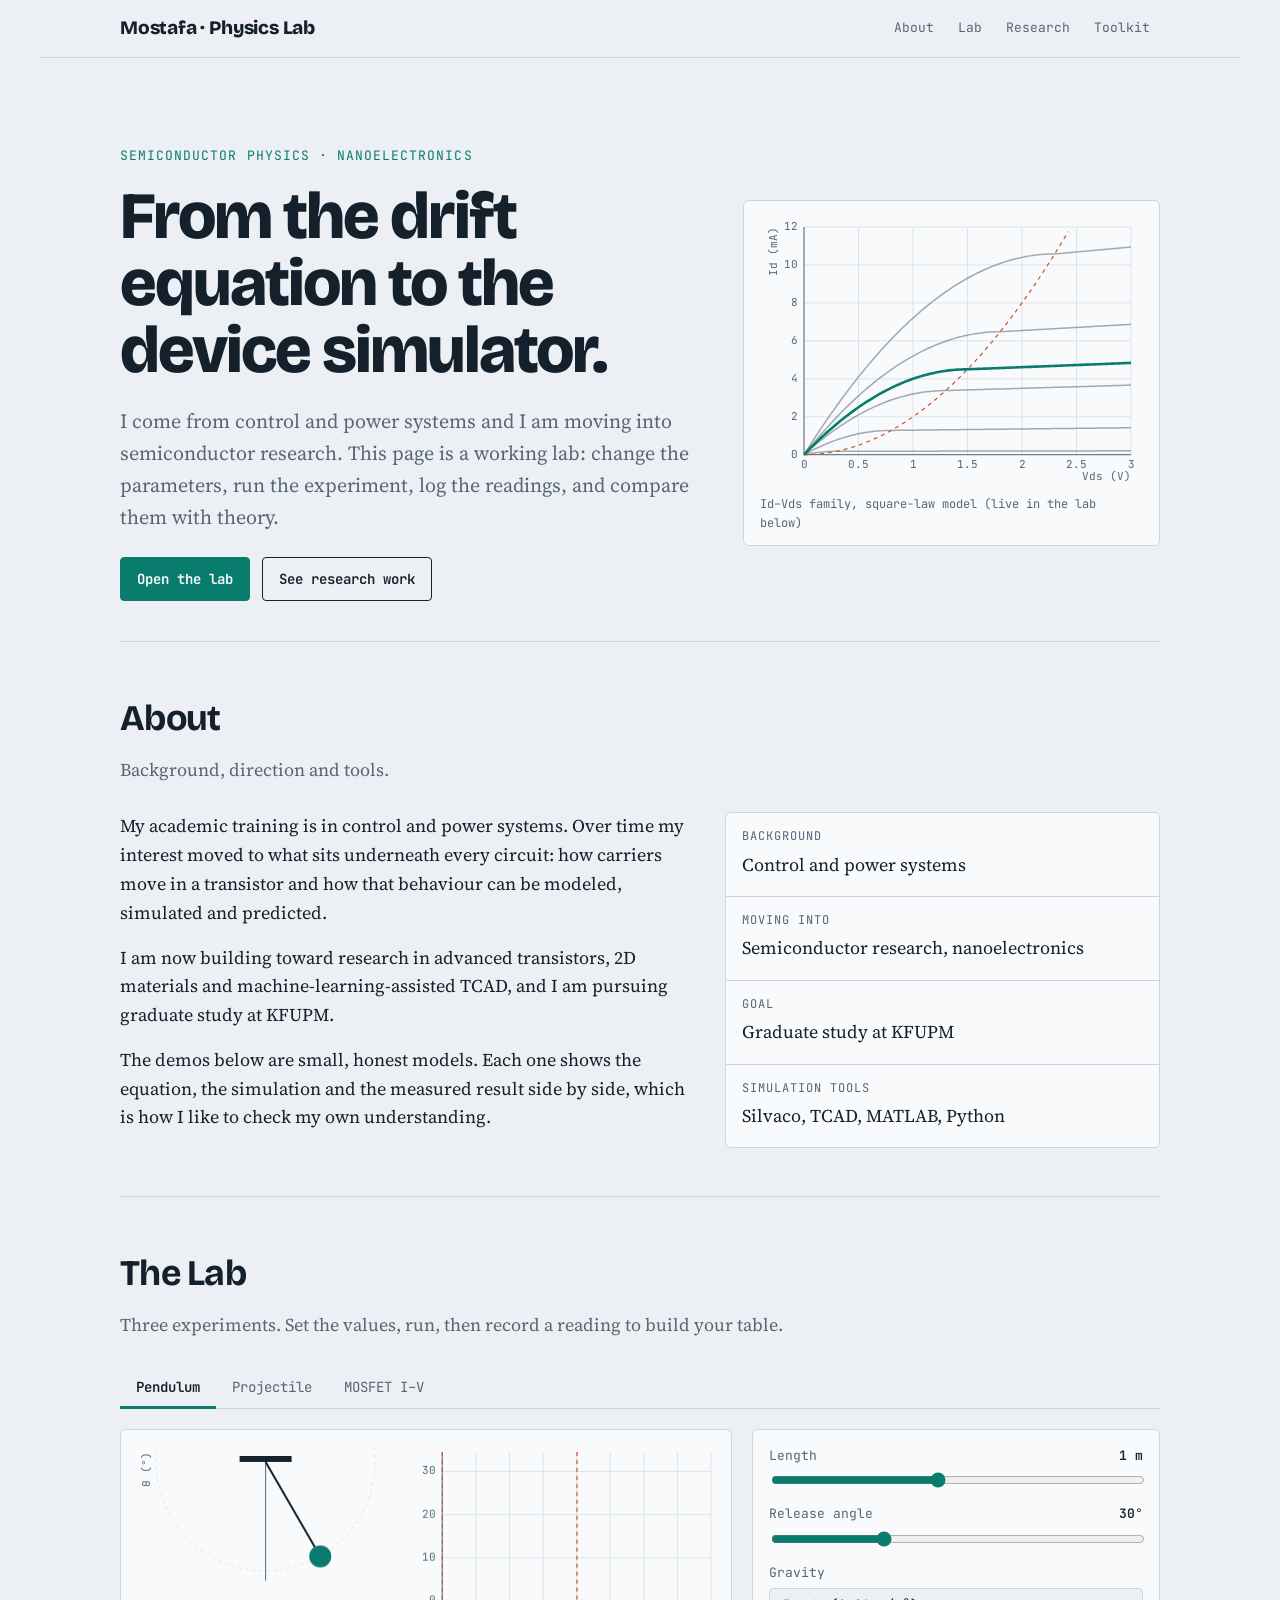
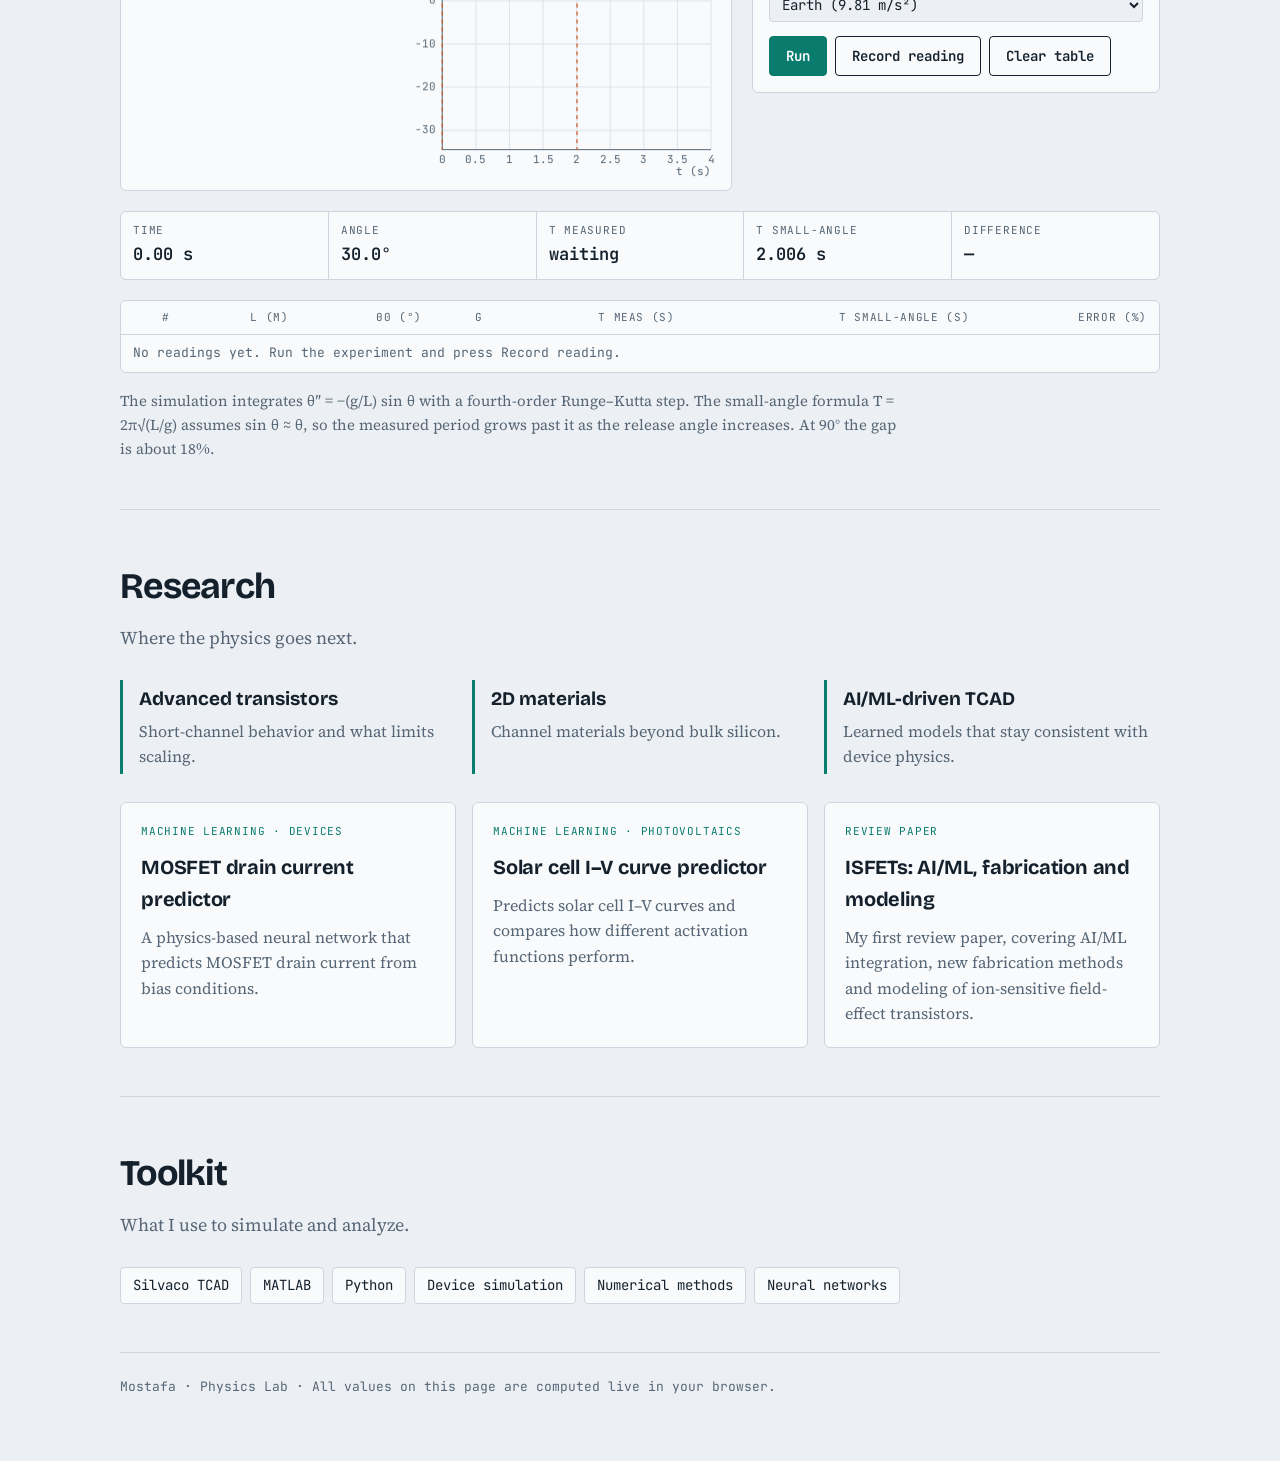
<file: Mostafa Physics Lab.html>
<!doctype html><html><head><meta charset=utf8><meta name=viewport content="width=device-width,initial-scale=1,viewport-fit=cover"><style>:root{color-scheme:light;box-sizing:border-box;padding-top:env(safe-area-inset-top,0px);padding-bottom:env(safe-area-inset-bottom,0px)}html{scroll-padding-top:env(safe-area-inset-top,0px)}body{margin:0;padding:0;font:14px -apple-system,BlinkMacSystemFont,sans-serif;background:#fff;color:#000}img{max-width:100%}[hidden]:not([hidden=until-found i]){display:none!important}</style></head><body>
<title>Mostafa Physics Lab</title>
<link rel="preconnect" href="https://fonts.googleapis.com">
<link rel="preconnect" href="https://fonts.gstatic.com" crossorigin>
<link rel="stylesheet" href="https://fonts.googleapis.com/css2?family=Bricolage+Grotesque:wght@500;700;800&family=Source+Serif+4:opsz,wght@8..60,400;8..60,600&family=JetBrains+Mono:wght@400;600&display=swap">
<style>
/* Layout: lab-notebook column. Header with name, then numbered-by-content sections; the lab is a tabbed instrument panel with a canvas on one side and controls plus a readings table on the other. */
:root{
  --bg:#eceff3; --panel:#f8fafb; --ink:#14202b; --muted:#566676; --line:#cdd6de; --grid:#dce3e9;
  --accent:#0a7c6e; --accent-ink:#ffffff; --accent2:#cf5320;
  --f-display:"Bricolage Grotesque","Segoe UI",system-ui,sans-serif;
  --f-body:"Source Serif 4",Georgia,"Times New Roman",serif;
  --f-mono:"JetBrains Mono",ui-monospace,Menlo,Consolas,monospace;
}
@media (prefers-color-scheme: dark){:root:not([data-theme="light"]){
  --bg:#0d141a; --panel:#141e26; --ink:#e3ebf1; --muted:#8c9eac; --line:#263541; --grid:#1b2832;
  --accent:#3fd1b8; --accent-ink:#06201b; --accent2:#ff8a50; color-scheme:dark}}
:root[data-theme="dark"]{
  --bg:#0d141a; --panel:#141e26; --ink:#e3ebf1; --muted:#8c9eac; --line:#263541; --grid:#1b2832;
  --accent:#3fd1b8; --accent-ink:#06201b; --accent2:#ff8a50; color-scheme:dark}

*{box-sizing:border-box}
body{background:var(--bg);color:var(--ink);font-family:var(--f-body);font-size:18px;line-height:1.6;padding-inline:clamp(16px,4vw,40px);padding-block:0 64px}
.wrap{max-width:1040px;margin-inline:auto}
a{color:var(--accent)}
:focus-visible{outline:2px solid var(--accent);outline-offset:2px}

header.top{position:sticky;top:env(safe-area-inset-top,0px);z-index:5;background:var(--bg);border-bottom:1px solid var(--line)}
header.top .wrap{display:flex;align-items:center;justify-content:space-between;gap:16px;padding-block:12px;flex-wrap:wrap}
.brand{font-family:var(--f-display);font-weight:800;font-size:19px;letter-spacing:-.01em}
nav{display:flex;gap:4px;flex-wrap:wrap}
nav a{font-family:var(--f-mono);font-size:13px;text-decoration:none;color:var(--muted);padding:6px 10px;border-radius:4px}
nav a:hover{color:var(--ink);background:var(--panel)}

.hero{padding-block:clamp(40px,8vw,88px) 40px;display:grid;grid-template-columns:minmax(0,1.4fr) minmax(0,1fr);gap:40px;align-items:center}
.kicker{font-family:var(--f-mono);font-size:13px;color:var(--accent);letter-spacing:.08em;text-transform:uppercase;margin:0 0 16px}
h1{font-family:var(--f-display);font-weight:800;font-size:clamp(36px,6.2vw,66px);line-height:1.02;letter-spacing:-.03em;margin:0 0 20px;text-wrap:balance}
.lede{font-size:20px;color:var(--muted);max-width:34em;margin:0 0 24px}
.cta{display:flex;gap:12px;flex-wrap:wrap}
.btn{font-family:var(--f-mono);font-size:14px;font-weight:600;border:1px solid var(--ink);background:transparent;color:var(--ink);padding:10px 16px;border-radius:4px;cursor:pointer;text-decoration:none;display:inline-block}
.btn.primary{background:var(--accent);border-color:var(--accent);color:var(--accent-ink)}
.btn:hover{filter:brightness(1.08)}
.hero-fig{border:1px solid var(--line);background:var(--panel);border-radius:6px;padding:12px}
.hero-fig canvas{display:block;width:100%}
.hero-fig figcaption{font-family:var(--f-mono);font-size:12px;color:var(--muted);padding:8px 4px 0}

section{padding-block:48px;border-top:1px solid var(--line)}
h2{font-family:var(--f-display);font-weight:700;font-size:clamp(26px,3.6vw,36px);letter-spacing:-.02em;margin:0 0 8px;text-wrap:balance}
.sub{color:var(--muted);margin:0 0 28px;max-width:40em}

.about{display:grid;grid-template-columns:minmax(0,1.3fr) minmax(0,1fr);gap:40px}
.about p{margin:0 0 16px;max-width:36em}
dl.facts{margin:0;display:grid;gap:0;border:1px solid var(--line);border-radius:6px;background:var(--panel)}
dl.facts div{padding:14px 16px;border-bottom:1px solid var(--line)}
dl.facts div:last-child{border-bottom:0}
dt{font-family:var(--f-mono);font-size:12px;color:var(--muted);text-transform:uppercase;letter-spacing:.08em}
dd{margin:4px 0 0}

/* lab */
.tabs{display:flex;gap:0;border-bottom:1px solid var(--line);margin-bottom:20px;flex-wrap:wrap}
.tab{font-family:var(--f-mono);font-size:14px;background:none;border:0;border-bottom:3px solid transparent;color:var(--muted);padding:10px 16px;cursor:pointer;margin-bottom:-1px}
.tab[aria-selected="true"]{color:var(--ink);border-bottom-color:var(--accent);font-weight:600}
.lab{display:grid;grid-template-columns:minmax(0,1.5fr) minmax(0,1fr);gap:20px;align-items:start}
.screen{border:1px solid var(--line);background:var(--panel);border-radius:6px;padding:8px}
.screen canvas{display:block;width:100%}
.ctrl{display:grid;gap:14px;border:1px solid var(--line);background:var(--panel);border-radius:6px;padding:16px}
.row{display:grid;gap:4px}
.row label{font-family:var(--f-mono);font-size:13px;display:flex;justify-content:space-between;gap:8px;color:var(--muted)}
.row label output{color:var(--ink);font-weight:600;font-variant-numeric:tabular-nums}
input[type=range]{width:100%;accent-color:var(--accent)}
select{font-family:var(--f-mono);font-size:14px;background:var(--bg);color:var(--ink);border:1px solid var(--line);border-radius:4px;padding:6px 8px;width:100%}
.btns{display:flex;gap:8px;flex-wrap:wrap}
.readout{display:grid;grid-template-columns:repeat(auto-fit,minmax(120px,1fr));gap:1px;background:var(--line);border:1px solid var(--line);border-radius:6px;overflow:hidden;margin-top:20px}
.readout div{background:var(--panel);padding:10px 12px;min-width:0}
.readout span{display:block;font-family:var(--f-mono);font-size:11px;color:var(--muted);text-transform:uppercase;letter-spacing:.07em}
.readout b{font-family:var(--f-mono);font-size:17px;font-variant-numeric:tabular-nums;font-weight:600}
.note{font-size:15px;color:var(--muted);margin:16px 0 0;max-width:52em}
.tablewrap{overflow-x:auto;margin-top:20px;border:1px solid var(--line);border-radius:6px;background:var(--panel)}
table{border-collapse:collapse;width:100%;font-family:var(--f-mono);font-size:13px;font-variant-numeric:tabular-nums}
th,td{padding:8px 12px;text-align:right;white-space:nowrap;border-bottom:1px solid var(--line)}
th{color:var(--muted);font-weight:400;text-transform:uppercase;letter-spacing:.06em;font-size:11px}
tr:last-child td{border-bottom:0}
td.empty{text-align:left;color:var(--muted)}

/* work */
.cards{display:grid;grid-template-columns:repeat(auto-fit,minmax(260px,1fr));gap:16px}
.card{border:1px solid var(--line);background:var(--panel);border-radius:6px;padding:20px;display:flex;flex-direction:column;gap:10px;min-width:0}
.card h3{font-family:var(--f-display);font-size:20px;margin:0;letter-spacing:-.01em}
.card p{margin:0;font-size:16px;color:var(--muted)}
.tag{font-family:var(--f-mono);font-size:11px;letter-spacing:.07em;text-transform:uppercase;color:var(--accent)}
.skills{display:flex;flex-wrap:wrap;gap:8px}
.skills span{font-family:var(--f-mono);font-size:14px;border:1px solid var(--line);background:var(--panel);padding:6px 12px;border-radius:4px}
.interests{display:grid;grid-template-columns:repeat(auto-fit,minmax(240px,1fr));gap:16px;margin-bottom:28px}
.interests div{border-left:3px solid var(--accent);padding:4px 0 4px 16px}
.interests h3{font-family:var(--f-display);margin:0 0 4px;font-size:19px}
.interests p{margin:0;font-size:16px;color:var(--muted)}
footer{border-top:1px solid var(--line);padding-top:24px;font-family:var(--f-mono);font-size:13px;color:var(--muted)}

@media (max-width:760px){
  .hero,.about,.lab{grid-template-columns:minmax(0,1fr)}
  body{font-size:17px}
}
@media (prefers-reduced-motion:reduce){*{scroll-behavior:auto!important}}
html{scroll-behavior:smooth;scroll-padding-top:70px}
</style>

<header class="top"><div class="wrap">
  <div class="brand">Mostafa · Physics Lab</div>
  <nav aria-label="Sections"><a href="#about">About</a><a href="#lab">Lab</a><a href="#research">Research</a><a href="#toolkit">Toolkit</a></nav>
</div></header>

<main class="wrap">
  <div class="hero">
    <div>
      <p class="kicker">Semiconductor physics · Nanoelectronics</p>
      <h1>From the drift equation to the device simulator.</h1>
      <p class="lede">I come from control and power systems and I am moving into semiconductor research. This page is a working lab: change the parameters, run the experiment, log the readings, and compare them with theory.</p>
      <div class="cta"><a class="btn primary" href="#lab">Open the lab</a><a class="btn" href="#research">See research work</a></div>
    </div>
    <figure class="hero-fig" style="margin:0">
      <canvas id="heroCv" role="img" aria-label="Plot of MOSFET drain current against drain voltage for several gate voltages"></canvas>
      <figcaption>Id–Vds family, square-law model (live in the lab below)</figcaption>
    </figure>
  </div>

  <section id="about">
    <h2>About</h2>
    <p class="sub">Background, direction and tools.</p>
    <div class="about">
      <div>
        <p>My academic training is in control and power systems. Over time my interest moved to what sits underneath every circuit: how carriers move in a transistor and how that behaviour can be modeled, simulated and predicted.</p>
        <p>I am now building toward research in advanced transistors, 2D materials and machine-learning-assisted TCAD, and I am pursuing graduate study at KFUPM.</p>
        <p>The demos below are small, honest models. Each one shows the equation, the simulation and the measured result side by side, which is how I like to check my own understanding.</p>
      </div>
      <dl class="facts">
        <div><dt>Background</dt><dd>Control and power systems</dd></div>
        <div><dt>Moving into</dt><dd>Semiconductor research, nanoelectronics</dd></div>
        <div><dt>Goal</dt><dd>Graduate study at KFUPM</dd></div>
        <div><dt>Simulation tools</dt><dd>Silvaco, TCAD, MATLAB, Python</dd></div>
      </dl>
    </div>
  </section>

  <section id="lab">
    <h2>The Lab</h2>
    <p class="sub">Three experiments. Set the values, run, then record a reading to build your table.</p>
    <div class="tabs" role="tablist" aria-label="Experiments">
      <button class="tab" role="tab" id="t-pend" aria-selected="true" aria-controls="panel">Pendulum</button>
      <button class="tab" role="tab" id="t-proj" aria-selected="false" aria-controls="panel">Projectile</button>
      <button class="tab" role="tab" id="t-mos" aria-selected="false" aria-controls="panel">MOSFET I–V</button>
    </div>

    <div id="panel" role="tabpanel">
      <div class="lab">
        <div class="screen"><canvas id="cv" role="img" aria-label="Experiment plot"></canvas></div>
        <div class="ctrl" id="controls"></div>
      </div>
      <div class="readout" id="readout"></div>
      <div class="tablewrap"><table><thead id="thead"></thead><tbody id="tbody"></tbody></table></div>
      <p class="note" id="note"></p>
    </div>
  </section>

  <section id="research">
    <h2>Research</h2>
    <p class="sub">Where the physics goes next.</p>
    <div class="interests">
      <div><h3>Advanced transistors</h3><p>Short-channel behavior and what limits scaling.</p></div>
      <div><h3>2D materials</h3><p>Channel materials beyond bulk silicon.</p></div>
      <div><h3>AI/ML-driven TCAD</h3><p>Learned models that stay consistent with device physics.</p></div>
    </div>
    <div class="cards">
      <article class="card"><span class="tag">Machine learning · devices</span><h3>MOSFET drain current predictor</h3><p>A physics-based neural network that predicts MOSFET drain current from bias conditions.</p></article>
      <article class="card"><span class="tag">Machine learning · photovoltaics</span><h3>Solar cell I–V curve predictor</h3><p>Predicts solar cell I–V curves and compares how different activation functions perform.</p></article>
      <article class="card"><span class="tag">Review paper</span><h3>ISFETs: AI/ML, fabrication and modeling</h3><p>My first review paper, covering AI/ML integration, new fabrication methods and modeling of ion-sensitive field-effect transistors.</p></article>
    </div>
  </section>

  <section id="toolkit">
    <h2>Toolkit</h2>
    <p class="sub">What I use to simulate and analyze.</p>
    <div class="skills"><span>Silvaco TCAD</span><span>MATLAB</span><span>Python</span><span>Device simulation</span><span>Numerical methods</span><span>Neural networks</span></div>
  </section>

  <footer>Mostafa · Physics Lab · All values on this page are computed live in your browser.</footer>
</main>

<script>
(function(){
const $=id=>document.getElementById(id);
const css=n=>getComputedStyle(document.documentElement).getPropertyValue(n).trim();
const DPR=Math.min(window.devicePixelRatio||1,2);
function fit(cv,ratio,minH,maxH){
  const w=cv.parentElement.clientWidth-(cv.parentElement.classList.contains('screen')?16:24);
  const h=Math.max(minH,Math.min(maxH,w*ratio));
  cv.style.height=h+'px';cv.width=Math.round(w*DPR);cv.height=Math.round(h*DPR);
  const c=cv.getContext('2d');c.setTransform(DPR,0,0,DPR,0,0);
  return {c,w,h};
}
function niceStep(range,n){const r=range/n,p=Math.pow(10,Math.floor(Math.log10(r))),f=r/p;return (f<1.5?1:f<3?2:f<7?5:10)*p;}
function axes(c,w,h,m,x0,x1,y0,y1,xl,yl){
  const X=v=>m.l+(v-x0)/(x1-x0)*(w-m.l-m.r), Y=v=>h-m.b-(v-y0)/(y1-y0)*(h-m.t-m.b);
  c.font='11px '+css('--f-mono');c.lineWidth=1;
  const sx=niceStep(x1-x0,6),sy=niceStep(y1-y0,5);
  c.fillStyle=css('--muted');c.textAlign='center';c.textBaseline='top';
  for(let v=Math.ceil(x0/sx)*sx;v<=x1+1e-9;v+=sx){c.strokeStyle=css('--grid');c.beginPath();c.moveTo(X(v),m.t);c.lineTo(X(v),h-m.b);c.stroke();c.fillText(+v.toFixed(4)+'',X(v),h-m.b+5);}
  c.textAlign='right';c.textBaseline='middle';
  for(let v=Math.ceil(y0/sy)*sy;v<=y1+1e-9;v+=sy){c.strokeStyle=css('--grid');c.beginPath();c.moveTo(m.l,Y(v));c.lineTo(w-m.r,Y(v));c.stroke();c.fillText(+v.toFixed(4)+'',m.l-6,Y(v));}
  c.strokeStyle=css('--muted');c.beginPath();c.moveTo(m.l,m.t);c.lineTo(m.l,h-m.b);c.lineTo(w-m.r,h-m.b);c.stroke();
  c.fillStyle=css('--muted');c.textAlign='right';c.textBaseline='bottom';c.fillText(xl,w-m.r,h-4);
  c.save();c.translate(12,m.t);c.rotate(-Math.PI/2);c.textAlign='right';c.textBaseline='top';c.fillText(yl,0,0);c.restore();
  return {X,Y};
}

/* ---------- MOSFET model ---------- */
function idsat(vgs,vds,P){ // mA
  const vov=vgs-P.vth; if(vov<=0) return 0;
  if(vds<vov) return P.k*(vov*vds-vds*vds/2);
  return P.k/2*vov*vov*(1+P.lam*(vds-vov));
}
function drawMos(c,w,h,P,opts){
  const m={l:48,r:16,t:14,b:32};
  const vgsList=[1,1.5,2,2.5,3];
  let ymax=0;vgsList.concat([P.vgs]).forEach(g=>{ymax=Math.max(ymax,idsat(g,3,P))});
  ymax=Math.max(ymax,0.5);const sy=niceStep(ymax,5);ymax=Math.ceil(ymax/sy)*sy;
  const a=axes(c,w,h,m,0,3,0,ymax,'Vds (V)','Id (mA)');
  c.lineWidth=1.5;
  vgsList.forEach(g=>{
    c.strokeStyle=css('--muted');c.globalAlpha=.55;c.beginPath();
    for(let i=0;i<=120;i++){const v=3*i/120,y=idsat(g,v,P);i?c.lineTo(a.X(v),a.Y(y)):c.moveTo(a.X(v),a.Y(y));}
    c.stroke();c.globalAlpha=1;
    if(!opts.hero){c.fillStyle=css('--muted');c.textAlign='left';c.textBaseline='bottom';c.fillText('Vgs='+g,a.X(3)-46,a.Y(idsat(g,3,P))-3);}
  });
  // saturation boundary
  c.setLineDash([4,4]);c.strokeStyle=css('--accent2');c.lineWidth=1.2;c.beginPath();let st=false;
  for(let i=0;i<=120;i++){const v=3*i/120,y=P.k/2*v*v;if(y>ymax)break;st?c.lineTo(a.X(v),a.Y(y)):c.moveTo(a.X(v),a.Y(y));st=true;}
  c.stroke();c.setLineDash([]);
  c.strokeStyle=css('--accent');c.lineWidth=2.6;c.beginPath();
  for(let i=0;i<=160;i++){const v=3*i/160,y=idsat(P.vgs,v,P);i?c.lineTo(a.X(v),a.Y(y)):c.moveTo(a.X(v),a.Y(y));}
  c.stroke();
  if(!opts.hero){
    const id=idsat(P.vgs,P.vds,P);c.fillStyle=css('--accent');c.beginPath();c.arc(a.X(P.vds),a.Y(id),5,0,7);c.fill();
    c.strokeStyle=css('--panel');c.lineWidth=2;c.stroke();
  }
}

/* ---------- experiment definitions ---------- */
const G={Earth:9.81,Moon:1.62,Mars:3.71};
const gOptions=Object.keys(G).map(k=>`<option value="${k}">${k} (${G[k]} m/s²)</option>`).join('');
let cur='pend', raf=0;
const state={pend:{L:1,th0:30,g:'Earth',run:false,t:0,th:0,w:0,trace:[],cross:[]},
             proj:{v0:20,ang:45,h0:0,g:'Earth',run:false,t:0},
             mos:{vgs:1.8,vds:1.5,vth:0.7,k:4,lam:0.05}};
const rows={pend:[],proj:[],mos:[]};
const heads={pend:['#','L (m)','θ0 (°)','g','T meas (s)','T small-angle (s)','Error (%)'],
             proj:['#','v0 (m/s)','Angle (°)','h0 (m)','g','Range (m)','Max height (m)','Flight (s)'],
             mos:['#','Vgs (V)','Vds (V)','Vth (V)','Id (mA)','Region']};
const notes={
 pend:'The simulation integrates θ″ = −(g/L) sin θ with a fourth-order Runge–Kutta step. The small-angle formula T = 2π√(L/g) assumes sin θ ≈ θ, so the measured period grows past it as the release angle increases. At 90° the gap is about 18%.',
 proj:'Motion without air drag: x = v0 cos α · t, y = h0 + v0 sin α · t − ½ g t². On level ground the range is largest at 45°. With a launch height above zero the best angle drops below 45°.',
 mos:'Long-channel square-law model with channel-length modulation. Triode: Id = k[(Vgs−Vth)Vds − Vds²/2]. Saturation: Id = (k/2)(Vgs−Vth)²[1+λ(Vds−Vov)]. The dashed line marks Vds = Vgs−Vth, where the channel pinches off. Here k stands for μnCox·W/L.'};

function slider(id,label,min,max,step,val,unit){
  return `<div class="row"><label for="${id}">${label}<output id="${id}o">${val}${unit||''}</output></label><input id="${id}" type="range" min="${min}" max="${max}" step="${step}" value="${val}"></div>`;
}
function build(){
  const C=$('controls');let h='';
  if(cur==='pend'){const s=state.pend;
    h=slider('L','Length',0.2,2,0.05,s.L,' m')+slider('th0','Release angle',5,90,1,s.th0,'°')+
      `<div class="row"><label for="g">Gravity</label><select id="g">${gOptions}</select></div>
       <div class="btns"><button class="btn primary" id="run">Run</button><button class="btn" id="rec">Record reading</button><button class="btn" id="clr">Clear table</button></div>`;
  }else if(cur==='proj'){const s=state.proj;
    h=slider('v0','Launch speed',5,40,1,s.v0,' m/s')+slider('ang','Launch angle',5,85,1,s.ang,'°')+slider('h0','Launch height',0,20,1,s.h0,' m')+
      `<div class="row"><label for="g">Gravity</label><select id="g">${gOptions}</select></div>
       <div class="btns"><button class="btn primary" id="run">Launch</button><button class="btn" id="rec">Record reading</button><button class="btn" id="clr">Clear table</button></div>`;
  }else{const s=state.mos;
    h=slider('vgs','Gate voltage Vgs',0,3,0.05,s.vgs,' V')+slider('vds','Drain voltage Vds',0,3,0.05,s.vds,' V')+slider('vth','Threshold Vth',0.3,1.2,0.05,s.vth,' V')+
      slider('k','k = μnCox·W/L',0.5,10,0.5,s.k,' mA/V²')+slider('lam','λ',0,0.2,0.01,s.lam,' 1/V')+
      `<div class="btns"><button class="btn primary" id="rec">Record reading</button><button class="btn" id="clr">Clear table</button></div>`;
  }
  C.innerHTML=h;
  if($('g')){$('g').value=state[cur].g;$('g').onchange=e=>{state[cur].g=e.target.value;reset();};}
  C.querySelectorAll('input[type=range]').forEach(el=>{el.oninput=()=>{
    const s=state[cur];s[el.id]=+el.value;const u=el.nextSibling;
    $(el.id+'o').textContent=el.value+(({L:' m',th0:'°',v0:' m/s',ang:'°',h0:' m',vgs:' V',vds:' V',vth:' V',k:' mA/V²',lam:' 1/V'})[el.id]||'');
    if(cur==='mos')render();else reset();
  };});
  if($('run'))$('run').onclick=run;
  $('rec').onclick=record;
  $('clr').onclick=()=>{rows[cur]=[];drawTable();};
  $('thead').innerHTML='<tr>'+heads[cur].map(x=>`<th>${x}</th>`).join('')+'</tr>';
  $('note').textContent=notes[cur];
  drawTable();reset();
}
function drawTable(){
  const r=rows[cur];
  $('tbody').innerHTML=r.length?r.map((x,i)=>'<tr><td>'+(i+1)+'</td>'+x.map(v=>`<td>${v}</td>`).join('')+'</tr>').join(''):`<tr><td class="empty" colspan="${heads[cur].length}">No readings yet. Run the experiment and press Record reading.</td></tr>`;
}

/* ---------- pendulum ---------- */
function pendInit(){const s=state.pend;s.th=s.th0*Math.PI/180;s.w=0;s.t=0;s.trace=[[0,s.th]];s.cross=[];s.run=false;}
function pendTheory(){const s=state.pend,g=G[s.g];return 2*Math.PI*Math.sqrt(s.L/g);}
function pendMeasured(){const c=state.pend.cross;return c.length>=2?(c[c.length-1]-c[0])/(c.length-1):null;}
function pendStep(dt){const s=state.pend,g=G[s.g],L=s.L;
  const f=(th,w)=>[w,-g/L*Math.sin(th)];
  const k1=f(s.th,s.w),k2=f(s.th+dt/2*k1[0],s.w+dt/2*k1[1]),k3=f(s.th+dt/2*k2[0],s.w+dt/2*k2[1]),k4=f(s.th+dt*k3[0],s.w+dt*k3[1]);
  const th=s.th+dt/6*(k1[0]+2*k2[0]+2*k3[0]+k4[0]),w=s.w+dt/6*(k1[1]+2*k2[1]+2*k3[1]+k4[1]);
  if(s.th>0&&th<=0){const fr=s.th/(s.th-th);s.cross.push(s.t+fr*dt);}
  s.th=th;s.w=w;s.t+=dt;
}
function drawPend(){
  const {c,w,h}=fit($('cv'),0.58,260,380);const s=state.pend;
  c.clearRect(0,0,w,h);
  const split=w*0.46,px=split/2,py=24,len=Math.min(h-70,split*0.8);
  const scale=len/2.0,Lp=s.L*scale;
  const bx=px+Lp*Math.sin(s.th),by=py+Lp*Math.cos(s.th);
  // arc guide
  c.strokeStyle=css('--grid');c.lineWidth=1;c.setLineDash([3,4]);c.beginPath();c.arc(px,py,Lp,Math.PI/2-1.7,Math.PI/2+1.7);c.stroke();c.setLineDash([]);
  c.strokeStyle=css('--muted');c.lineWidth=1;c.beginPath();c.moveTo(px,py);c.lineTo(px,py+Lp+10);c.stroke();
  c.strokeStyle=css('--ink');c.lineWidth=2;c.beginPath();c.moveTo(px,py);c.lineTo(bx,by);c.stroke();
  c.fillStyle=css('--ink');c.fillRect(px-26,py-6,52,6);
  c.fillStyle=css('--accent');c.beginPath();c.arc(bx,by,11,0,7);c.fill();
  // trace
  const m={l:split+40,r:12,t:14,b:32},tmax=Math.max(4,Math.ceil(s.t/2)*2+2),amp=s.th0*Math.PI/180*1.15;
  const a=axes(c,w,h,m,0,tmax,-amp*180/Math.PI,amp*180/Math.PI,'t (s)','θ (°)');
  c.strokeStyle=css('--accent');c.lineWidth=2;c.beginPath();
  s.trace.forEach((p,i)=>{const X=a.X(p[0]),Y=a.Y(p[1]*180/Math.PI);i?c.lineTo(X,Y):c.moveTo(X,Y)});c.stroke();
  const T=pendTheory();c.strokeStyle=css('--accent2');c.setLineDash([4,4]);c.lineWidth=1.2;
  for(let k=0;k*T<=tmax;k++){c.beginPath();c.moveTo(a.X(k*T),m.t);c.lineTo(a.X(k*T),h-m.b);c.stroke();}
  c.setLineDash([]);
  const T1=pendMeasured(),Tth=pendTheory();
  $('readout').innerHTML=ro([['Time',s.t.toFixed(2)+' s'],['Angle',(s.th*180/Math.PI).toFixed(1)+'°'],['T measured',T1?T1.toFixed(3)+' s':'waiting'],['T small-angle',Tth.toFixed(3)+' s'],['Difference',T1?((T1-Tth)/Tth*100).toFixed(1)+' %':'—']]);
}
function ro(a){return a.map(x=>`<div><span>${x[0]}</span><b>${x[1]}</b></div>`).join('');}

/* ---------- projectile ---------- */
function projCalc(){const s=state.proj,g=G[s.g],a=s.ang*Math.PI/180,vx=s.v0*Math.cos(a),vy=s.v0*Math.sin(a);
  const tf=(vy+Math.sqrt(vy*vy+2*g*s.h0))/g;return {g,vx,vy,tf,R:vx*tf,H:s.h0+vy*vy/(2*g)};}
function drawProj(){
  const {c,w,h}=fit($('cv'),0.58,260,380);const s=state.proj,p=projCalc();c.clearRect(0,0,w,h);
  const m={l:48,r:16,t:14,b:32};
  const xmax=Math.max(10,p.R*1.1),ymax=Math.max(5,p.H*1.15);
  // equal scale: expand the shorter axis range to keep geometry honest
  const pw=w-m.l-m.r,ph=h-m.t-m.b;let X1=xmax,Y1=ymax;
  if(X1/pw>Y1/ph)Y1=X1/pw*ph;else X1=Y1/ph*pw;
  const a=axes(c,w,h,m,0,X1,0,Y1,'x (m)','y (m)');
  c.strokeStyle=css('--accent');c.lineWidth=2;c.beginPath();
  for(let i=0;i<=100;i++){const t=p.tf*i/100,x=p.vx*t,y=s.h0+p.vy*t-0.5*p.g*t*t;i?c.lineTo(a.X(x),a.Y(Math.max(0,y))):c.moveTo(a.X(x),a.Y(y));}
  c.stroke();
  const t=Math.min(s.t,p.tf),x=p.vx*t,y=Math.max(0,s.h0+p.vy*t-0.5*p.g*t*t);
  c.fillStyle=css('--accent2');c.beginPath();c.arc(a.X(x),a.Y(y),7,0,7);c.fill();
  c.strokeStyle=css('--accent2');c.setLineDash([4,4]);c.lineWidth=1.2;c.beginPath();c.moveTo(a.X(p.R),a.Y(0));c.lineTo(a.X(p.R),a.Y(0)-14);c.stroke();c.setLineDash([]);
  $('readout').innerHTML=ro([['Time',t.toFixed(2)+' s'],['Range',p.R.toFixed(1)+' m'],['Max height',p.H.toFixed(1)+' m'],['Flight time',p.tf.toFixed(2)+' s'],['Impact speed',Math.sqrt(p.vx*p.vx+(p.vy-p.g*p.tf)**2).toFixed(1)+' m/s']]);
}

/* ---------- mosfet ---------- */
function drawMosPanel(){
  const {c,w,h}=fit($('cv'),0.58,260,380);const P=state.mos;c.clearRect(0,0,w,h);
  drawMos(c,w,h,P,{});
  const vov=P.vgs-P.vth,id=idsat(P.vgs,P.vds,P),reg=vov<=0?'Cutoff':(P.vds<vov?'Triode':'Saturation');
  const gm=vov<=0?0:(P.vds<vov?P.k*P.vds:P.k*vov*(1+P.lam*(P.vds-vov)));
  $('readout').innerHTML=ro([['Region',reg],['Vov',vov.toFixed(2)+' V'],['Id',id.toFixed(3)+' mA'],['gm',gm.toFixed(3)+' mS']]);
}

/* ---------- common ---------- */
function render(){cur==='pend'?drawPend():cur==='proj'?drawProj():drawMosPanel();}
function reset(){cancelAnimationFrame(raf);if(cur==='pend')pendInit();if(cur==='proj'){state.proj.t=0;state.proj.run=false;}
  if($('run'))$('run').textContent=cur==='proj'?'Launch':'Run';render();}
let last=0;
function loop(ts){
  const dt=Math.min((ts-last)/1000,0.05);last=ts;const s=state[cur];
  if(cur==='pend'&&s.run){let n=Math.max(1,Math.round(dt*240));const h=dt/n;for(let i=0;i<n;i++)pendStep(h);s.trace.push([s.t,s.th]);}
  if(cur==='proj'&&s.run){s.t+=dt;if(s.t>=projCalc().tf){s.t=projCalc().tf;s.run=false;$('run').textContent='Launch';}}
  render();
  if(s.run)raf=requestAnimationFrame(loop);
}
function run(){const s=state[cur];
  if(cur==='pend'){if(s.run){s.run=false;$('run').textContent='Run';return;}if(s.t>0)pendInit();s.run=true;$('run').textContent='Pause';}
  else{s.t=0;s.run=true;$('run').textContent='Launch';}
  last=performance.now();cancelAnimationFrame(raf);raf=requestAnimationFrame(loop);
}
function record(){
  if(cur==='pend'){const s=state.pend,T=pendMeasured();
    if(!T){$('note').textContent='Run the pendulum for at least two swings so a period can be measured, then record.';return;}
    const Tt=pendTheory();rows.pend.push([s.L.toFixed(2),s.th0,s.g,T.toFixed(3),Tt.toFixed(3),((T-Tt)/Tt*100).toFixed(1)]);}
  else if(cur==='proj'){const s=state.proj,p=projCalc();rows.proj.push([s.v0,s.ang,s.h0,s.g,p.R.toFixed(1),p.H.toFixed(1),p.tf.toFixed(2)]);}
  else{const P=state.mos,vov=P.vgs-P.vth;rows.mos.push([P.vgs.toFixed(2),P.vds.toFixed(2),P.vth.toFixed(2),idsat(P.vgs,P.vds,P).toFixed(3),vov<=0?'Cutoff':(P.vds<vov?'Triode':'Saturation')]);}
  if(cur!=='pend')$('note').textContent=notes[cur];
  drawTable();
}
function setTab(t){cur=t;['pend','proj','mos'].forEach(k=>$('t-'+k).setAttribute('aria-selected',k===t));cancelAnimationFrame(raf);build();}
$('t-pend').onclick=()=>setTab('pend');$('t-proj').onclick=()=>setTab('proj');$('t-mos').onclick=()=>setTab('mos');

function drawHero(){const cv=$('heroCv');const {c,w,h}=fit(cv,0.7,200,320);c.clearRect(0,0,w,h);
  drawMos(c,w,h,{vth:0.7,k:4,lam:0.05,vgs:2.2,vds:1.5},{hero:true});}
function all(){drawHero();render();}
window.addEventListener('resize',all);
try{matchMedia('(prefers-color-scheme: dark)').addEventListener('change',all);}catch(e){}
new MutationObserver(all).observe(document.documentElement,{attributes:true,attributeFilter:['data-theme']});
if(document.fonts&&document.fonts.ready)document.fonts.ready.then(all);
build();drawHero();
})();
</script>

</body></html>
</file>
